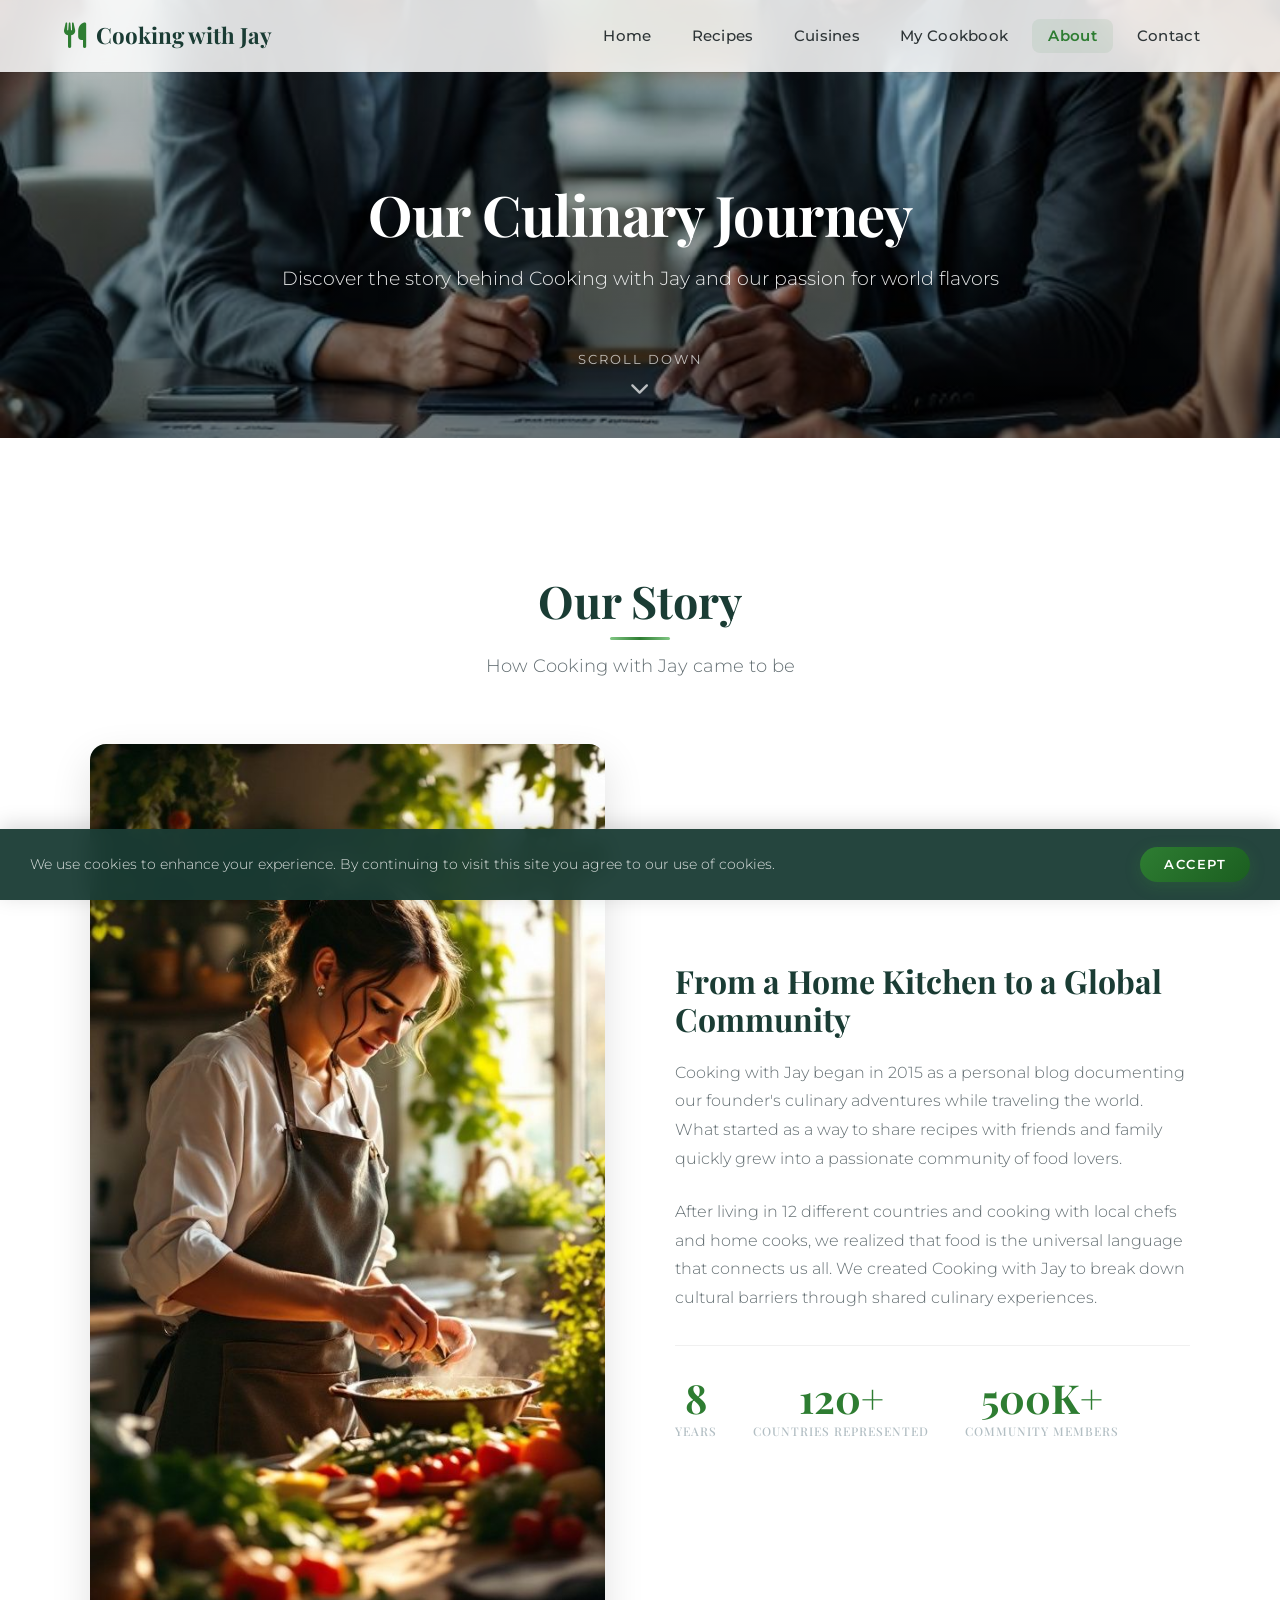
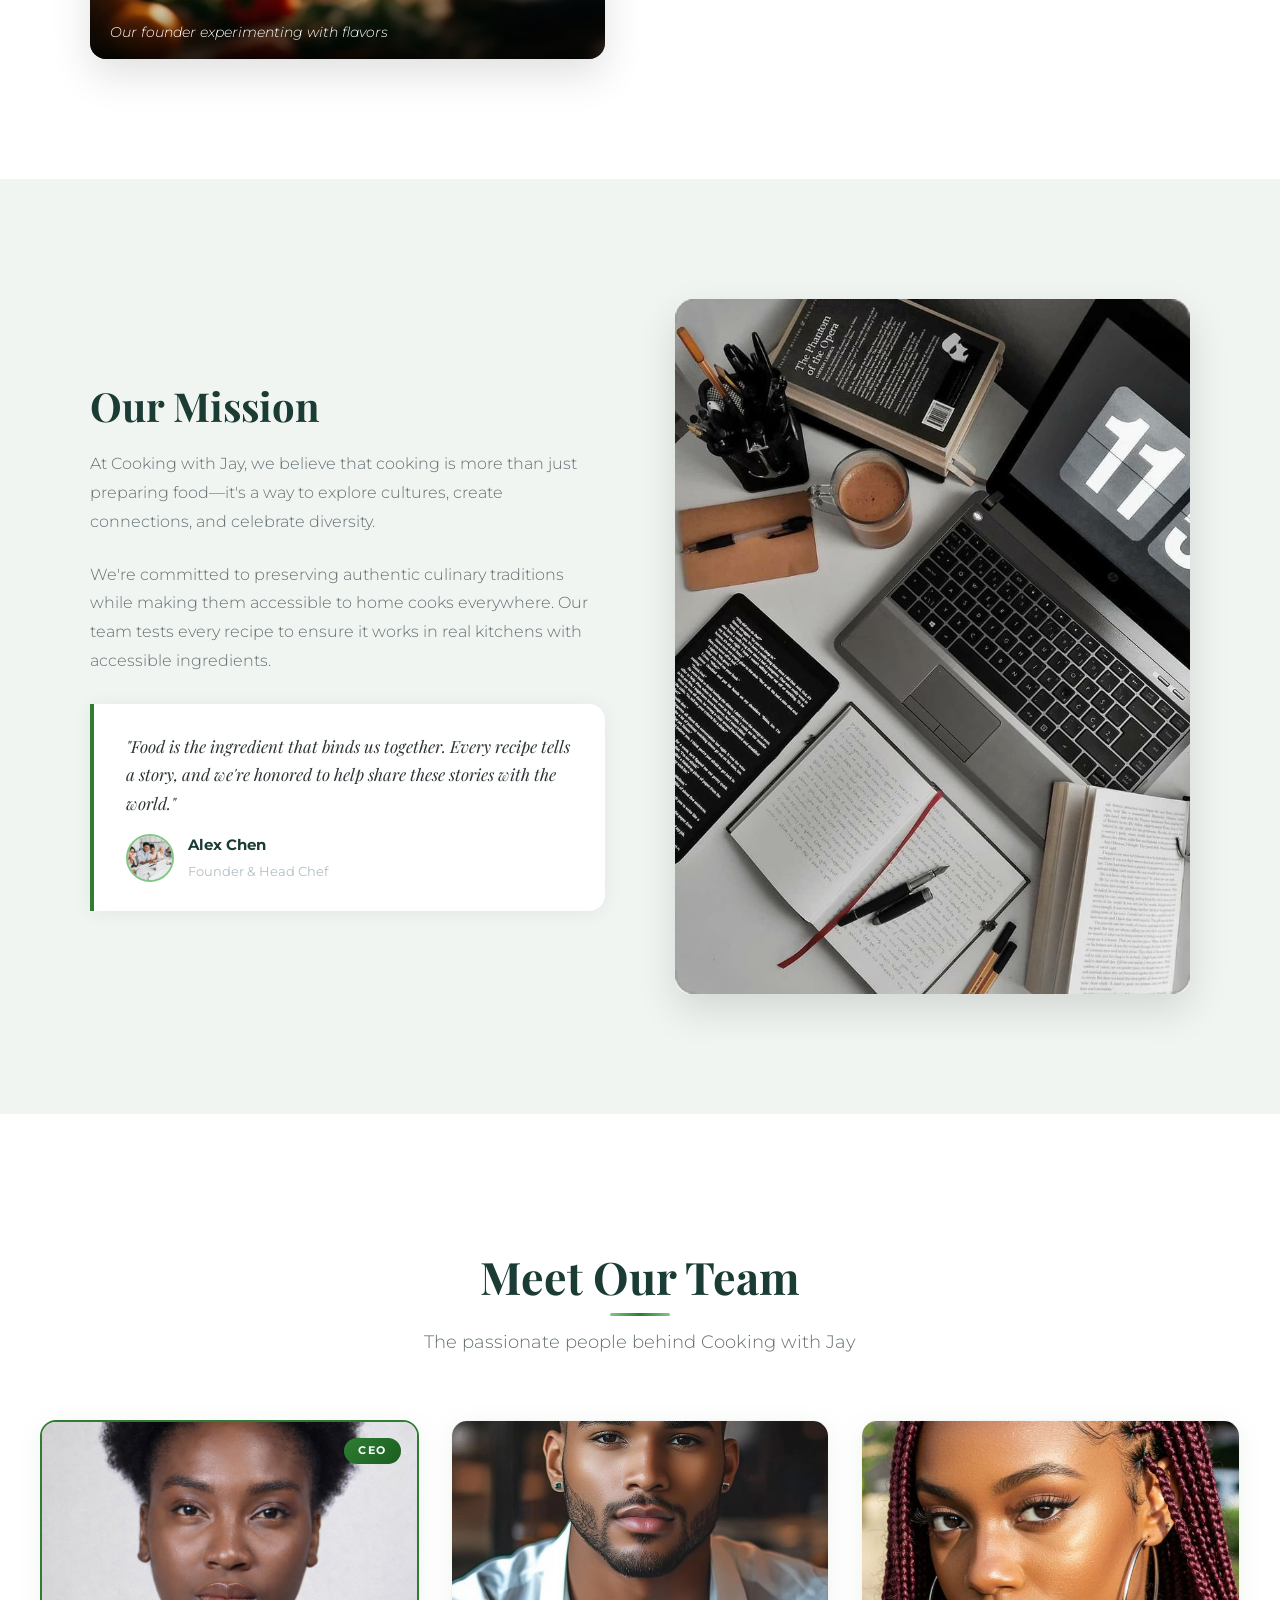
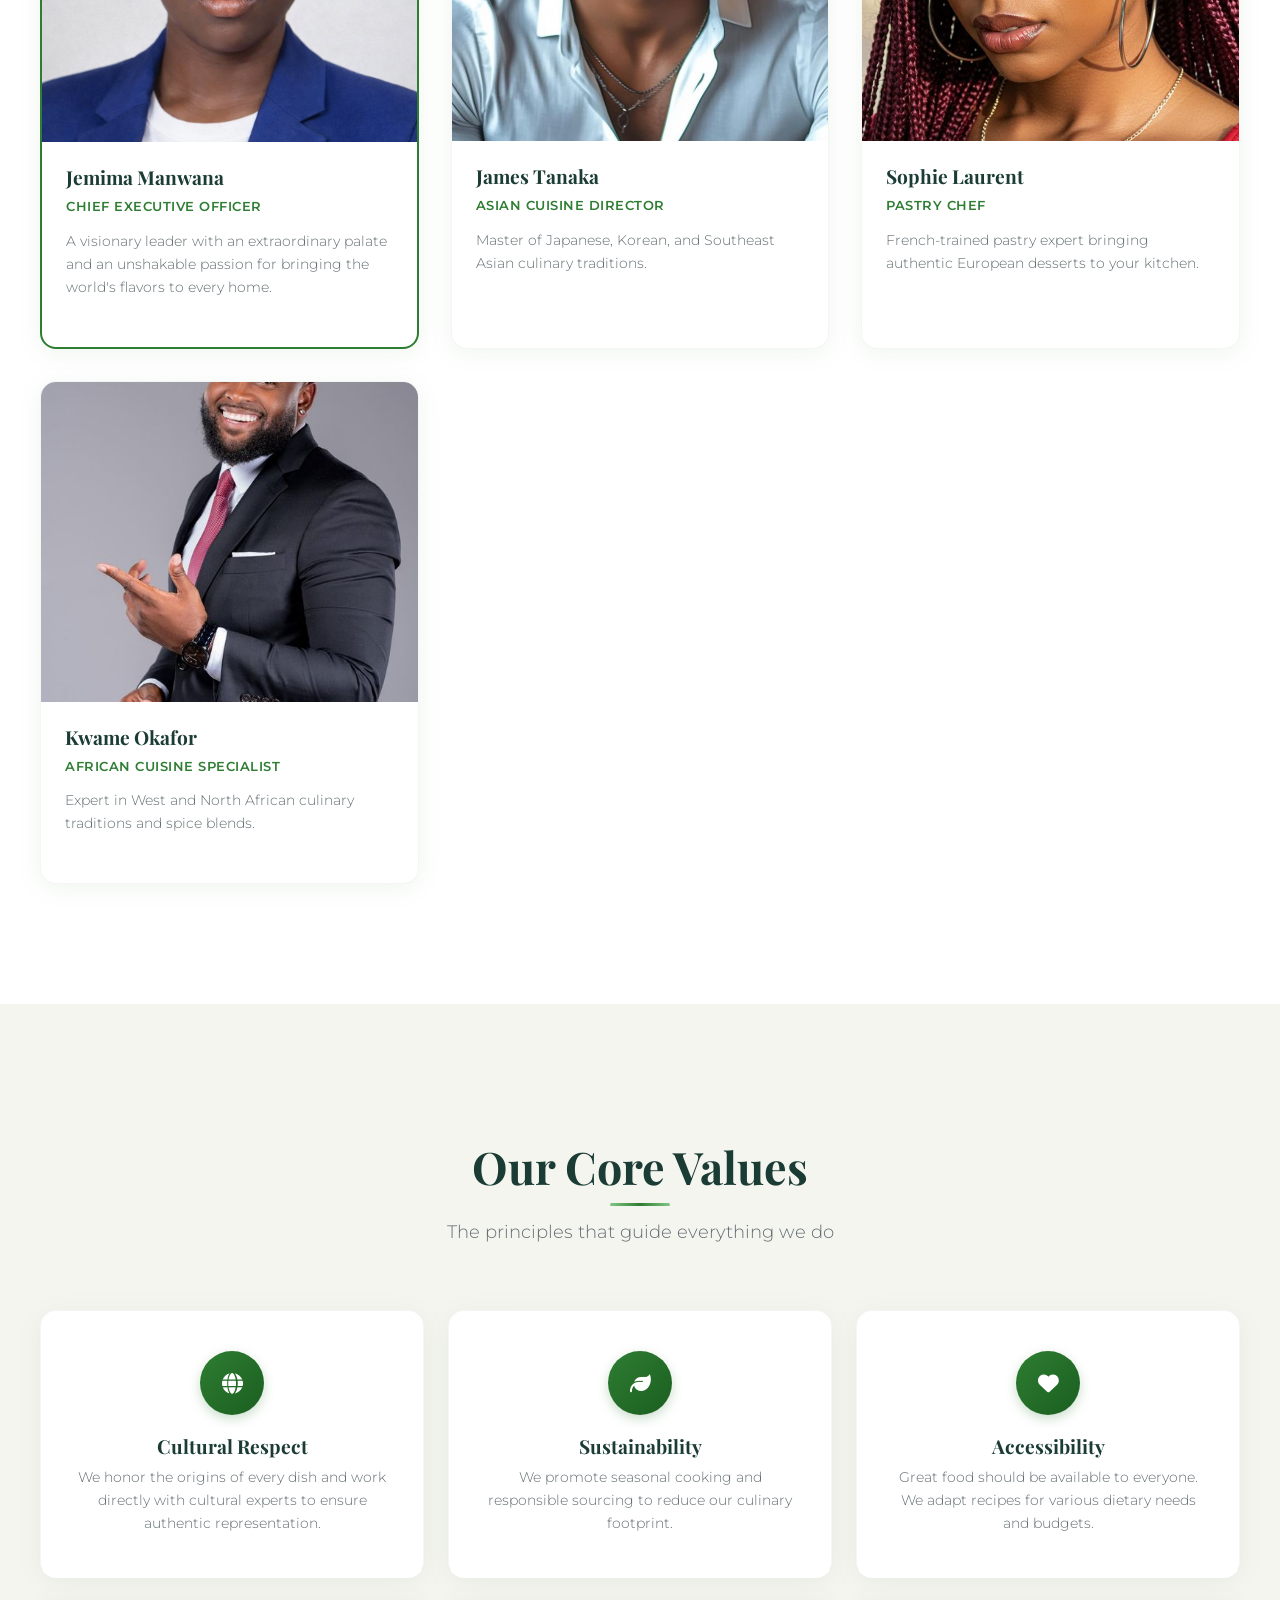
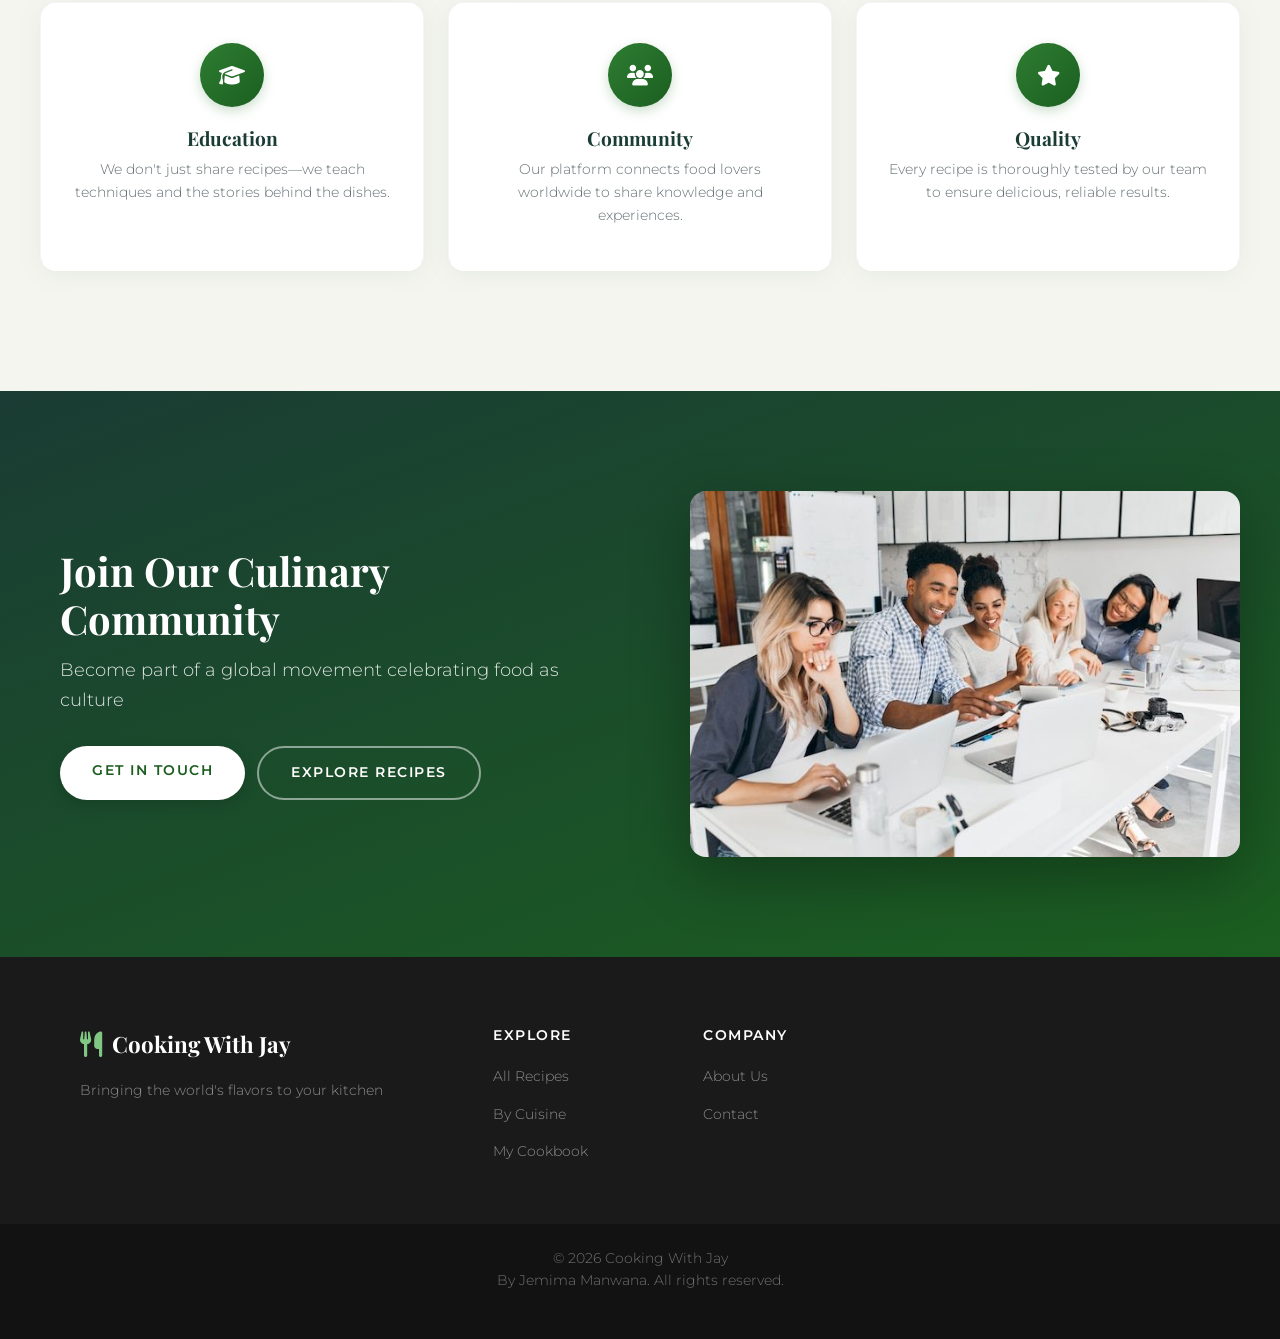
<file: about.html>
<!DOCTYPE html>
<html lang="en">
<head>
    <meta charset="UTF-8">
    <meta name="viewport" content="width=device-width, initial-scale=1.0">
    <title>About Us | Cooking with Jay</title>
    <link rel="stylesheet" href="styles.css">
    <link rel="stylesheet" href="https://cdnjs.cloudflare.com/ajax/libs/font-awesome/6.4.0/css/all.min.css">
    <link href="https://fonts.googleapis.com/css2?family=Playfair+Display:wght@400;700&family=Montserrat:wght@300;400;600&display=swap" rel="stylesheet">
</head>
<body>
    <!-- Preloader -->
    <div class="preloader">
        <div class="spinner">
            <div class="spinner-circle"></div>
            <div class="spinner-circle"></div>
            <div class="spinner-circle"></div>
        </div>
    </div>

    <!-- Navigation (same as index.html) -->
    <nav class="navbar">
        <div class="navbar-container">
            <a href="index.html" class="logo">
                <i class="fas fa-utensils"></i>
                <span>Cooking with Jay</span>
            </a>
            <div class="menu-toggle" id="mobile-menu">
                <span class="bar"></span>
                <span class="bar"></span>
                <span class="bar"></span>
            </div>
            <ul class="nav-menu">
                <li class="nav-item"><a href="index.html" class="nav-link">Home</a></li>
                <li class="nav-item"><a href="recipes.html" class="nav-link">Recipes</a></li>
                <li class="nav-item"><a href="cuisines.html" class="nav-link">Cuisines</a></li>
                <li class="nav-item"><a href="cookbook.html" class="nav-link">My Cookbook</a></li>
                <li class="nav-item"><a href="about.html" class="nav-link active">About</a></li>
                <li class="nav-item"><a href="contact.html" class="nav-link">Contact</a></li>
            </ul>
        </div>
    </nav>

    <!-- About Hero Section -->
    <header class="about-hero">
        <div class="about-hero-content">
            <h1>Our Culinary Journey</h1>
            <p>Discover the story behind Cooking with Jay and our passion for world flavors</p>
        </div>
        <div class="hero-scroll">
            <span>Scroll Down</span>
            <i class="fas fa-chevron-down"></i>
        </div>
    </header>

    <!-- Our Story -->
    <section class="our-story">
        <div class="section-header">
            <h2>Our Story</h2>
            <p>How Cooking with Jay came to be</p>
        </div>
        <div class="story-container">
            <div class="story-image">
                <img src="founderCooking.jpg" alt="Our founder in the kitchen">
                <div class="image-caption">Our founder experimenting with flavors</div>
            </div>
            <div class="story-content">
                <h3>From a Home Kitchen to a Global Community</h3>
                <p>Cooking with Jay began in 2015 as a personal blog documenting our founder's culinary adventures while traveling the world. What started as a way to share recipes with friends and family quickly grew into a passionate community of food lovers.</p>
                <p>After living in 12 different countries and cooking with local chefs and home cooks, we realized that food is the universal language that connects us all. We created Cooking with Jay to break down cultural barriers through shared culinary experiences.</p>
                <div class="story-stats">
                    <div class="stat-item">
                        <span class="stat-number">8</span>
                        <span class="stat-label">Years</span>
                    </div>
                    <div class="stat-item">
                        <span class="stat-number">120+</span>
                        <span class="stat-label">Countries Represented</span>
                    </div>
                    <div class="stat-item">
                        <span class="stat-number">500K+</span>
                        <span class="stat-label">Community Members</span>
                    </div>
                </div>
            </div>
        </div>
    </section>

    <!-- Mission Section -->
    <section class="mission-section">
        <div class="mission-container">
            <div class="mission-content">
                <h2>Our Mission</h2>
                <p>At Cooking with Jay, we believe that cooking is more than just preparing food—it's a way to explore cultures, create connections, and celebrate diversity.</p>
                <p>We're committed to preserving authentic culinary traditions while making them accessible to home cooks everywhere. Our team tests every recipe to ensure it works in real kitchens with accessible ingredients.</p>
                <div class="mission-quote">
                    <blockquote>
                        "Food is the ingredient that binds us together. Every recipe tells a story, and we're honored to help share these stories with the world."
                    </blockquote>
                    <div class="quote-author">
                        <img src="about.jpg" alt="Founder portrait">
                        <div>
                            <strong>Alex Chen</strong>
                            <span>Founder & Head Chef</span>
                        </div>
                    </div>
                </div>
            </div>
            <div class="mission-image">
                <img src="work.jpg" alt="Our team working together">
            </div>
        </div>
    </section>

    <!-- Team Section -->
    <section class="team-section">
        <div class="section-header">
            <h2>Meet Our Team</h2>
            <p>The passionate people behind Cooking with Jay</p>
        </div>
        <div class="team-grid">
            <div class="team-member ceo-card">
                <div class="member-image">
                    <img src="ChatGPT Image Feb 27, 2026, 08_05_11 AM.png" alt="Jemima Manwana">
                    <div class="social-links">
                        <a href="#"><i class="fab fa-instagram"></i></a>
                        <a href="#"><i class="fab fa-linkedin-in"></i></a>
                        <a href="#"><i class="fas fa-envelope"></i></a>
                    </div>
                </div>
                <div class="member-info">
                    <h3>Jemima Manwana</h3>
                    <span class="member-role">Chief Executive Officer</span>
                    <p>A visionary leader with an extraordinary palate and an unshakable passion for bringing the world's flavors to every home.</p>
                </div>
            </div>
            <div class="team-member">
                <div class="member-image">
                    <img src="jamesTanaka.jpg" alt="James Tanaka">
                    <div class="social-links">
                        <a href="#"><i class="fab fa-instagram"></i></a>
                        <a href="#"><i class="fab fa-linkedin-in"></i></a>
                        <a href="#"><i class="fas fa-envelope"></i></a>
                    </div>
                </div>
                <div class="member-info">
                    <h3>James Tanaka</h3>
                    <span class="member-role">Asian Cuisine Director</span>
                    <p>Master of Japanese, Korean, and Southeast Asian culinary traditions.</p>
                </div>
            </div>
            <div class="team-member">
                <div class="member-image">
                    <img src="sophie loren.jpg" alt="Sophie Laurent">
                    <div class="social-links">
                        <a href="#"><i class="fab fa-instagram"></i></a>
                        <a href="#"><i class="fab fa-linkedin-in"></i></a>
                        <a href="#"><i class="fas fa-envelope"></i></a>
                    </div>
                </div>
                <div class="member-info">
                    <h3>Sophie Laurent</h3>
                    <span class="member-role">Pastry Chef</span>
                    <p>French-trained pastry expert bringing authentic European desserts to your kitchen.</p>
                </div>
            </div>
            <div class="team-member">
                <div class="member-image">
                    <img src="man.jpg" alt="Kwame Okafor">
                    <div class="social-links">
                        <a href="#"><i class="fab fa-instagram"></i></a>
                        <a href="#"><i class="fab fa-linkedin-in"></i></a>
                        <a href="#"><i class="fas fa-envelope"></i></a>
                    </div>
                </div>
                <div class="member-info">
                    <h3>Kwame Okafor</h3>
                    <span class="member-role">African Cuisine Specialist</span>
                    <p>Expert in West and North African culinary traditions and spice blends.</p>
                </div>
            </div>
        </div>
    </section>

    <!-- Values Section -->
    <section class="values-section">
        <div class="section-header">
            <h2>Our Core Values</h2>
            <p>The principles that guide everything we do</p>
        </div>
        <div class="values-grid">
            <div class="value-card">
                <div class="value-icon">
                    <i class="fas fa-globe"></i>
                </div>
                <h3>Cultural Respect</h3>
                <p>We honor the origins of every dish and work directly with cultural experts to ensure authentic representation.</p>
            </div>
            <div class="value-card">
                <div class="value-icon">
                    <i class="fas fa-leaf"></i>
                </div>
                <h3>Sustainability</h3>
                <p>We promote seasonal cooking and responsible sourcing to reduce our culinary footprint.</p>
            </div>
            <div class="value-card">
                <div class="value-icon">
                    <i class="fas fa-heart"></i>
                </div>
                <h3>Accessibility</h3>
                <p>Great food should be available to everyone. We adapt recipes for various dietary needs and budgets.</p>
            </div>
            <div class="value-card">
                <div class="value-icon">
                    <i class="fas fa-graduation-cap"></i>
                </div>
                <h3>Education</h3>
                <p>We don't just share recipes—we teach techniques and the stories behind the dishes.</p>
            </div>
            <div class="value-card">
                <div class="value-icon">
                    <i class="fas fa-users"></i>
                </div>
                <h3>Community</h3>
                <p>Our platform connects food lovers worldwide to share knowledge and experiences.</p>
            </div>
            <div class="value-card">
                <div class="value-icon">
                    <i class="fas fa-star"></i>
                </div>
                <h3>Quality</h3>
                <p>Every recipe is thoroughly tested by our team to ensure delicious, reliable results.</p>
            </div>
        </div>
    </section>


    <!-- Call to Action -->
    <section class="about-cta">
        <div class="cta-container">
            <h2>Join Our Culinary Community</h2>
            <p>Become part of a global movement celebrating food as culture</p>
            <div class="cta-buttons">
                <a href="contact.html" class="btn btn-primary">Get in Touch</a>
                <a href="recipes.html" class="btn btn-secondary">Explore Recipes</a>
            </div>
        </div>
        <div class="cta-image">
            <img src="about.jpg" alt="Cooking community">
        </div>
    </section>

    <!-- Footer -->
    <footer class="footer">
        <div class="footer-container">
            <div class="footer-logo">
                <a href="index.html">
                    <i class="fas fa-utensils"></i>
                    <span>Cooking With Jay</span>
                </a>
                <p>Bringing the world's flavors to your kitchen</p>
            </div>
            <div class="footer-links">
                <div class="footer-column">
                    <h4>Explore</h4>
                    <ul>
                        <li><a href="recipes.html">All Recipes</a></li>
                        <li><a href="cuisines.html">By Cuisine</a></li>
                        <li><a href="cookbook.html">My Cookbook</a></li>
                    </ul>
                </div>
                <div class="footer-column">
                    <h4>Company</h4>
                    <ul>
                        <li><a href="about.html">About Us</a></li>
                        <li><a href="contact.html">Contact</a></li>
                    </ul>
                </div>
            </div>
        </div>
        <div class="footer-bottom">
            <div class="footer-copyright">
                <p>&copy; 2025 Cooking With Jay<br>By Jemima Manwana. All rights reserved.</p>
            </div>
        </div>
    </footer>

    <!-- Back to Top Button -->
    <button class="back-to-top" aria-label="Back to top">
        <i class="fas fa-chevron-up"></i>
    </button>

    <script src="script.js"></script>
</body>
</html>
</file>
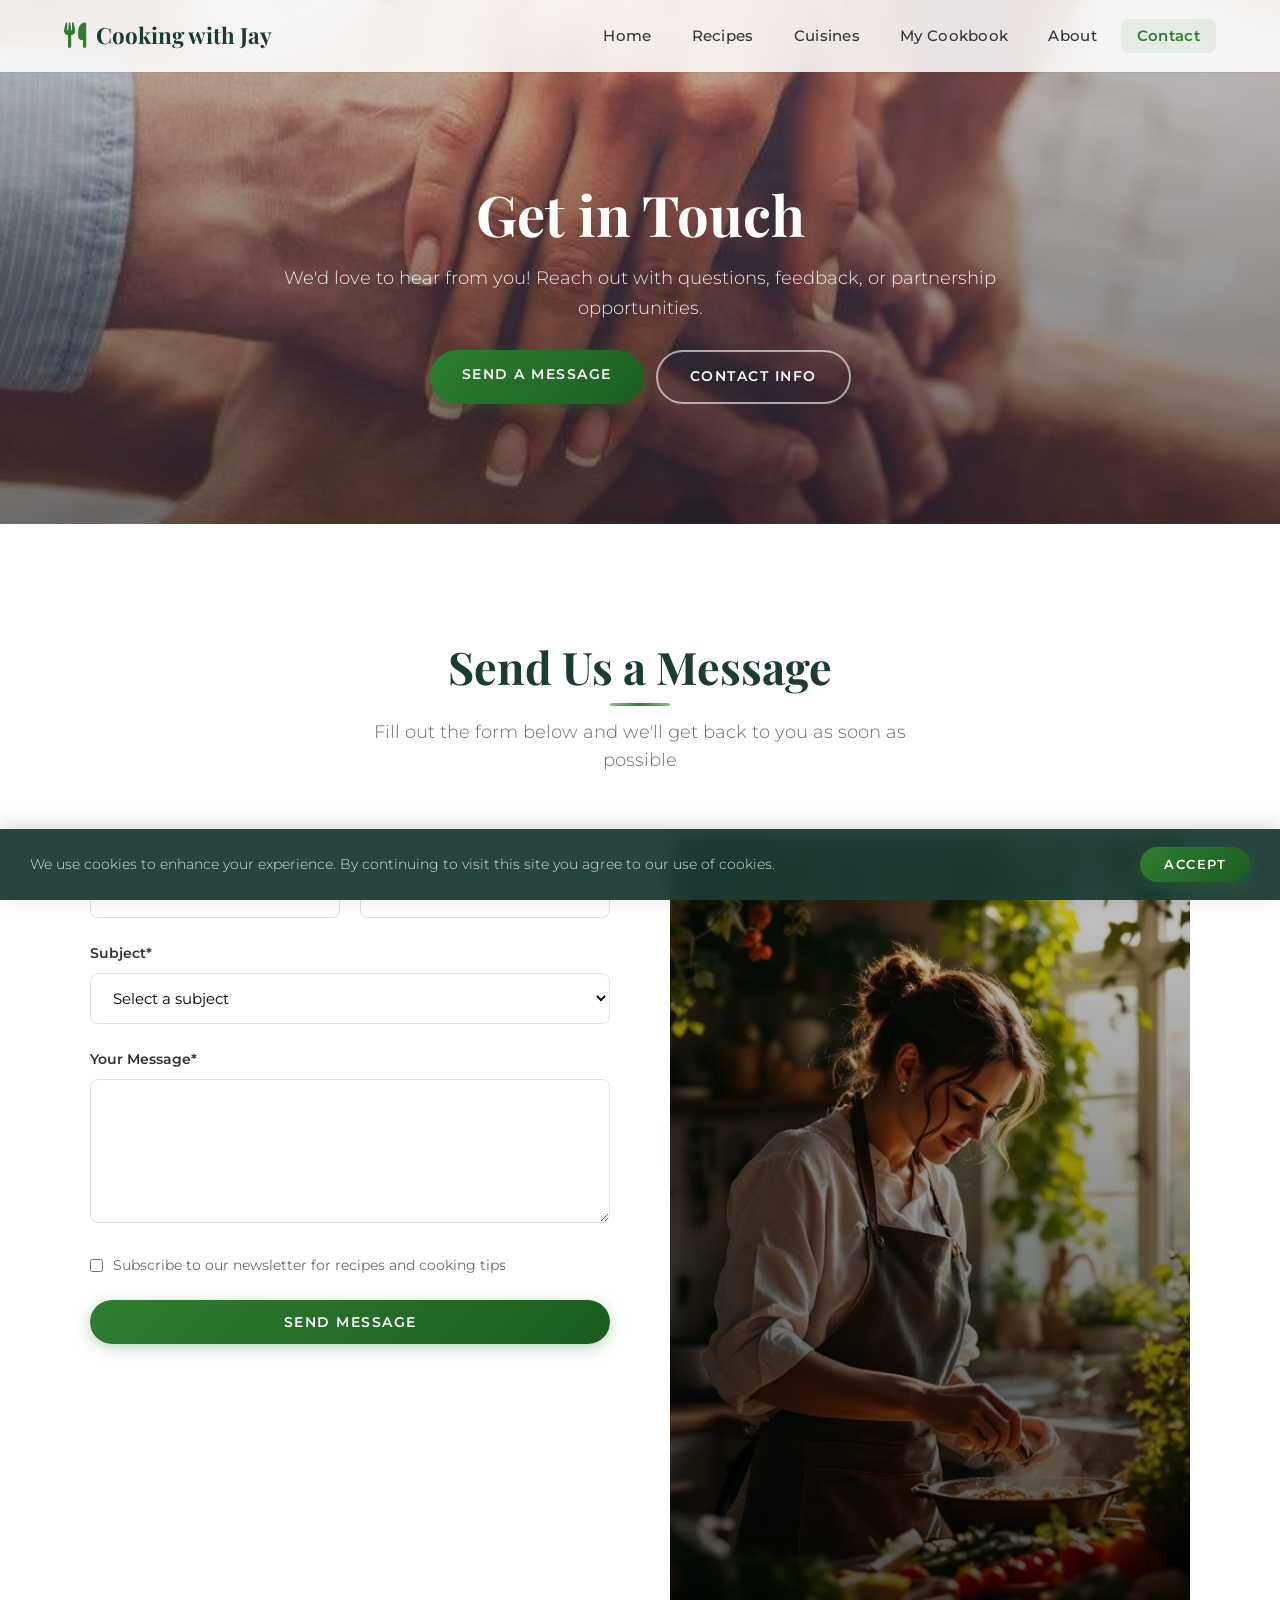
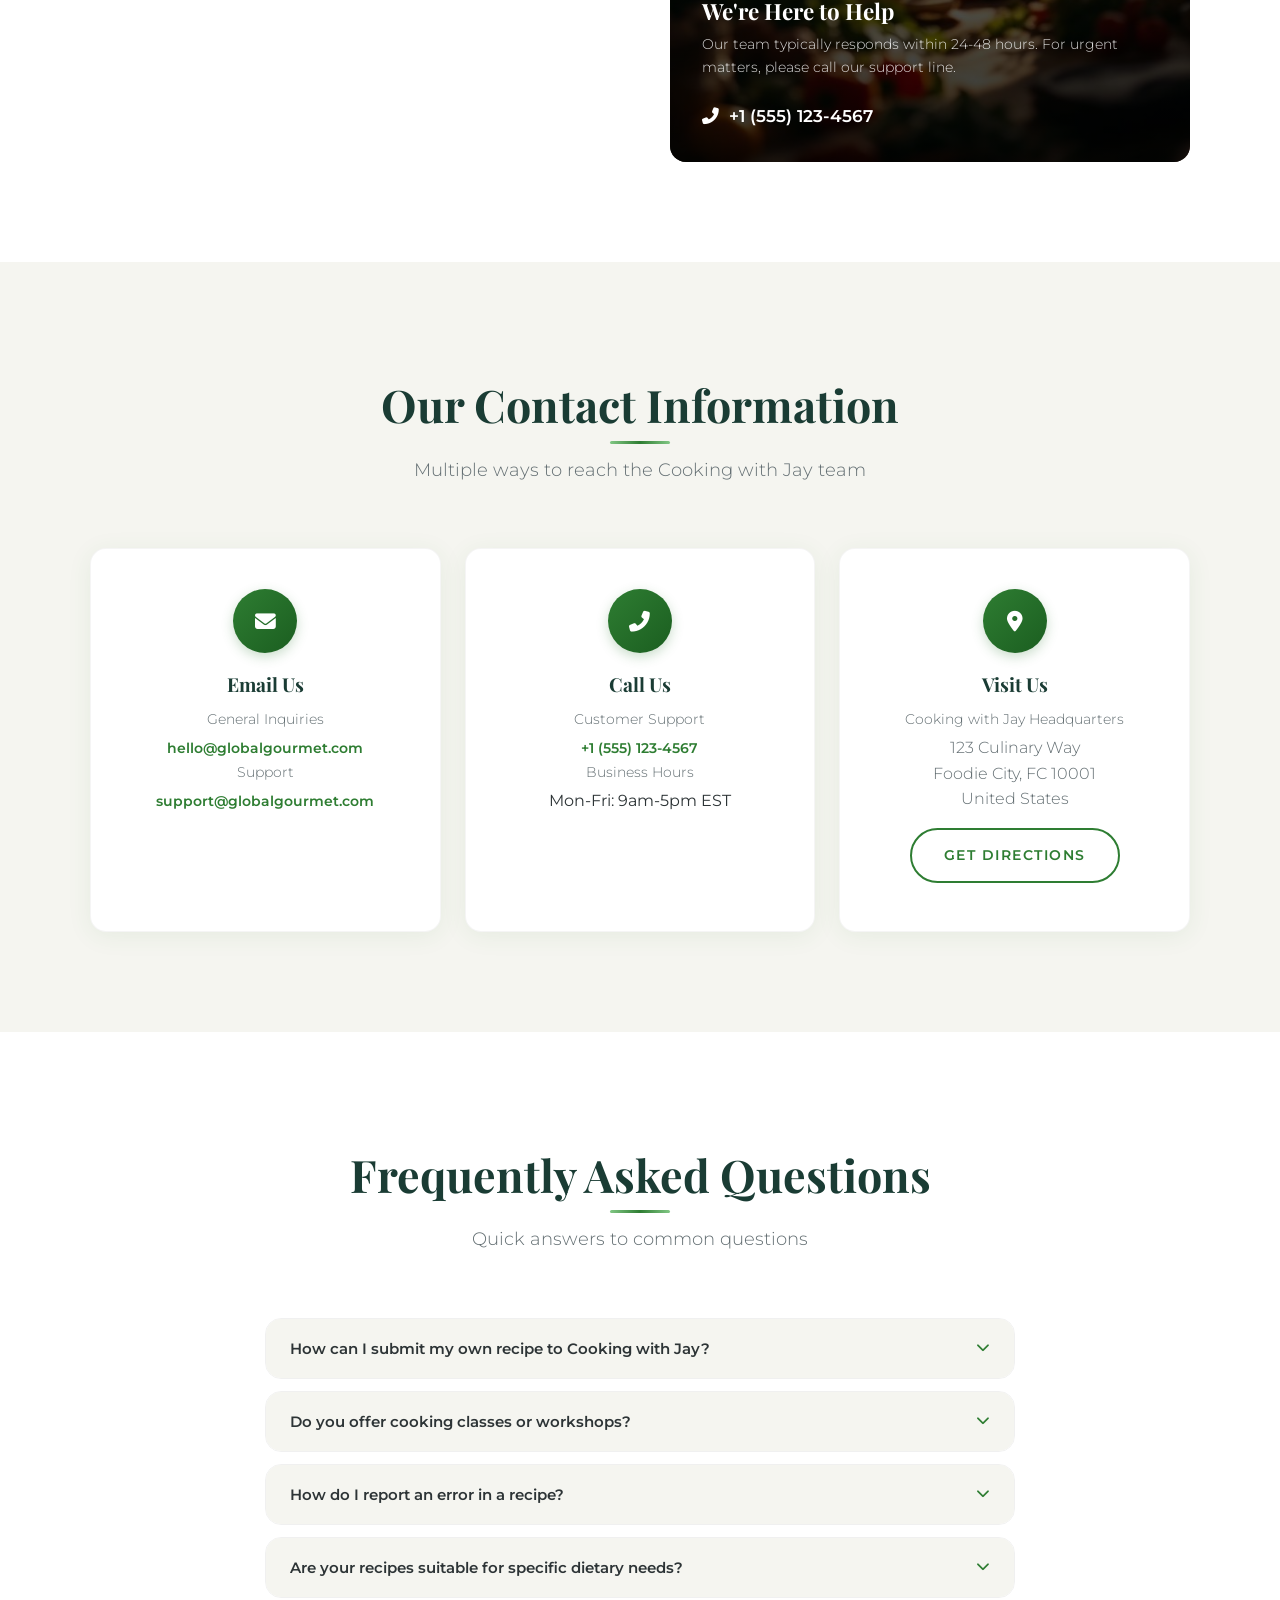
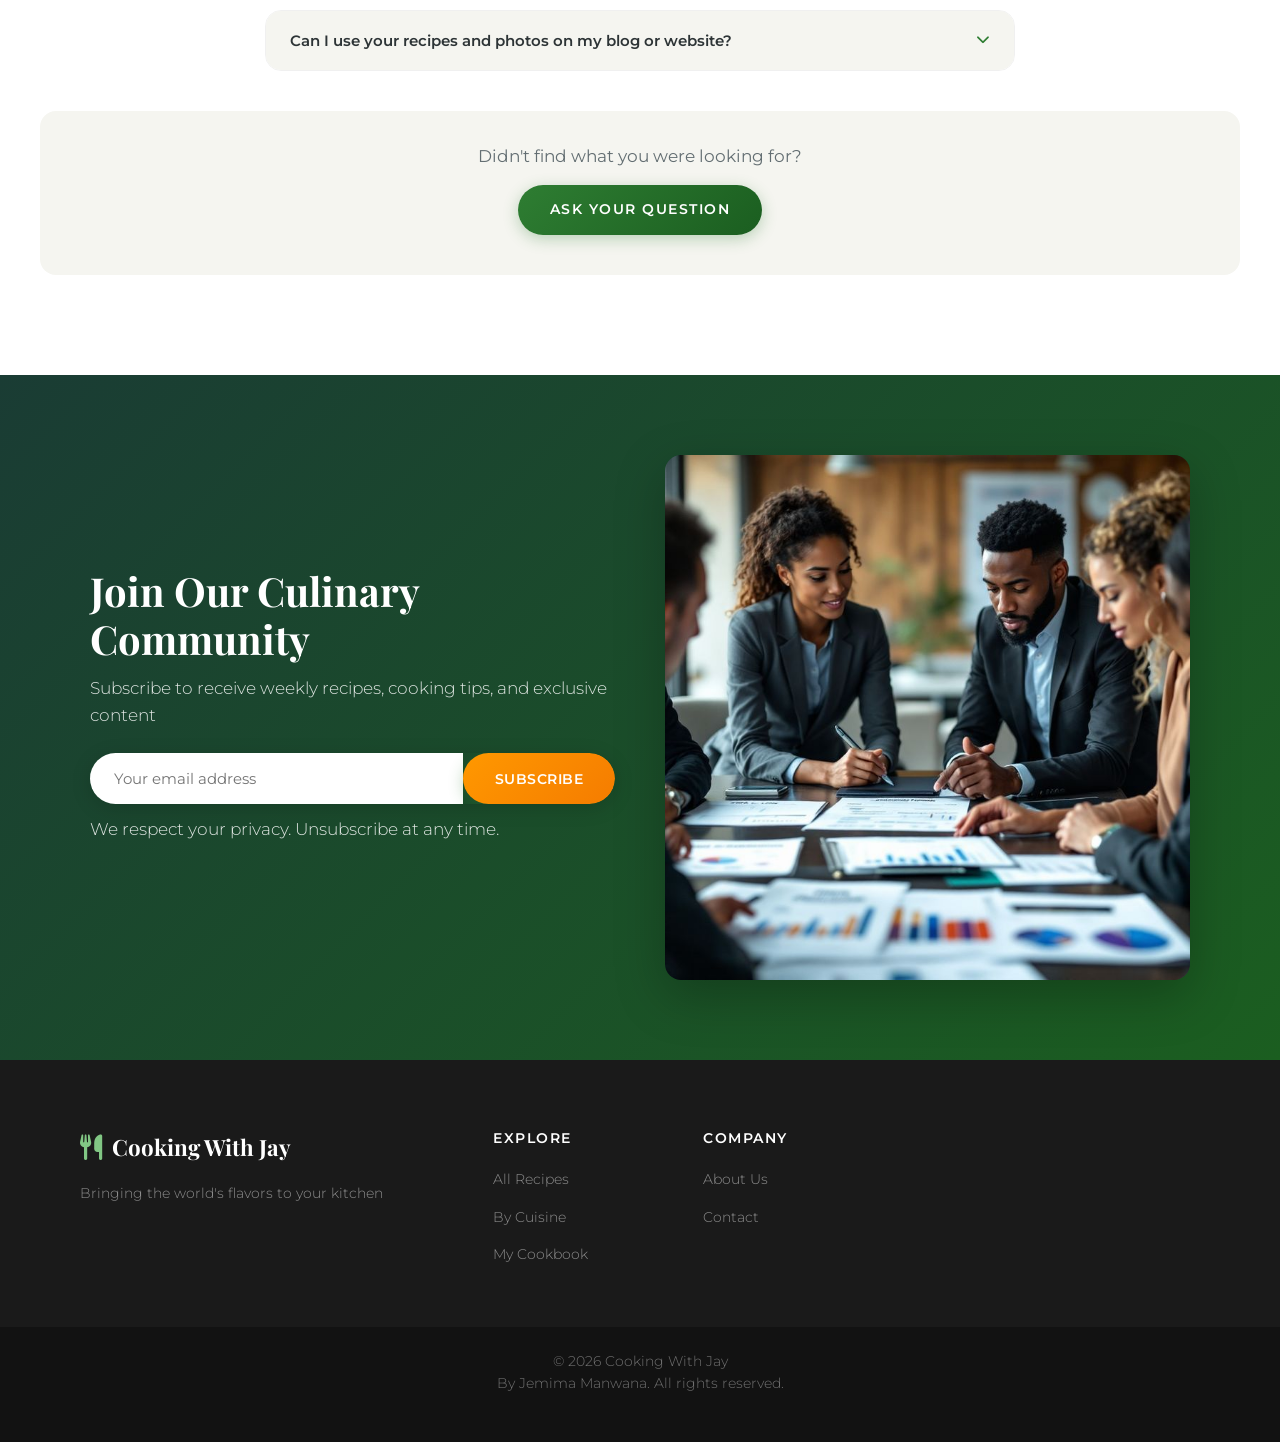
<file: contact.html>
<!DOCTYPE html>
<html lang="en">
<head>
    <meta charset="UTF-8">
    <meta name="viewport" content="width=device-width, initial-scale=1.0">
    <title>Contact Us | Cooking with Jay</title>
    <link rel="stylesheet" href="styles.css">
    <link rel="stylesheet" href="https://cdnjs.cloudflare.com/ajax/libs/font-awesome/6.4.0/css/all.min.css">
    <link href="https://fonts.googleapis.com/css2?family=Playfair+Display:wght@400;700&family=Montserrat:wght@300;400;600&display=swap" rel="stylesheet">
</head>
<body>
    <!-- Preloader -->
    <div class="preloader">
        <div class="spinner">
            <div class="spinner-circle"></div>
            <div class="spinner-circle"></div>
            <div class="spinner-circle"></div>
        </div>
    </div>

    <!-- Navigation (same as index.html) -->
    <nav class="navbar">
        <div class="navbar-container">
            <a href="index.html" class="logo">
                <i class="fas fa-utensils"></i>
                <span>Cooking with Jay</span>
            </a>
            <div class="menu-toggle" id="mobile-menu">
                <span class="bar"></span>
                <span class="bar"></span>
                <span class="bar"></span>
            </div>
            <ul class="nav-menu">
                <li class="nav-item"><a href="index.html" class="nav-link">Home</a></li>
                <li class="nav-item"><a href="recipes.html" class="nav-link">Recipes</a></li>
                <li class="nav-item"><a href="cuisines.html" class="nav-link">Cuisines</a></li>
                <li class="nav-item"><a href="cookbook.html" class="nav-link">My Cookbook</a></li>
                <li class="nav-item"><a href="about.html" class="nav-link">About</a></li>
                <li class="nav-item"><a href="contact.html" class="nav-link active">Contact</a></li>
            </ul>
        </div>
    </nav>

    <!-- Contact Hero Section -->
    <header class="contact-hero">
        <div class="contact-hero-content">
            <h1>Get in Touch</h1>
            <p>We'd love to hear from you! Reach out with questions, feedback, or partnership opportunities.</p>
            <div class="contact-hero-buttons">
                <a href="#contact-form" class="btn btn-primary">Send a Message</a>
                <a href="#contact-info" class="btn btn-secondary">Contact Info</a>
            </div>
        </div>
    </header>

    <!-- Contact Form Section -->
    <section class="contact-form-section" id="contact-form">
        <div class="section-header">
            <h2>Send Us a Message</h2>
            <p>Fill out the form below and we'll get back to you as soon as possible</p>
        </div>
        
        <div class="contact-form-container">
            <form id="contactForm" class="contact-form">
                <div class="form-row">
                    <div class="form-group">
                        <label for="name">Your Name*</label>
                        <input type="text" id="name" name="name" required>
                    </div>
                    <div class="form-group">
                        <label for="email">Email Address*</label>
                        <input type="email" id="email" name="email" required>
                    </div>
                </div>
                
                <div class="form-group">
                    <label for="subject">Subject*</label>
                    <select id="subject" name="subject" required>
                        <option value="" disabled selected>Select a subject</option>
                        <option value="general">General Inquiry</option>
                        <option value="recipe">Recipe Question</option>
                        <option value="partnership">Partnership Opportunity</option>
                        <option value="press">Press Inquiry</option>
                        <option value="feedback">Website Feedback</option>
                        <option value="other">Other</option>
                    </select>
                </div>
                
                <div class="form-group">
                    <label for="message">Your Message*</label>
                    <textarea id="message" name="message" rows="6" required></textarea>
                </div>
                
                <div class="form-group checkbox-group">
                    <input type="checkbox" id="newsletter" name="newsletter">
                    <label for="newsletter">Subscribe to our newsletter for recipes and cooking tips</label>
                </div>
                
                <button type="submit" class="btn btn-primary">Send Message</button>
            </form>
            
            <div class="form-image">
                <img src="founderCooking.jpg" alt="Chef preparing food">
                <div class="image-overlay"></div>
                <div class="form-image-content">
                    <h3>We're Here to Help</h3>
                    <p>Our team typically responds within 24-48 hours. For urgent matters, please call our support line.</p>
                    <div class="support-info">
                        <i class="fas fa-phone-alt"></i>
                        <span>+1 (555) 123-4567</span>
                    </div>
                </div>
            </div>
        </div>
    </section>

    <!-- Contact Info Section -->
    <section class="contact-info-section" id="contact-info">
        <div class="section-header">
            <h2>Our Contact Information</h2>
            <p>Multiple ways to reach the Cooking with Jay team</p>
        </div>
        
        <div class="contact-info-grid">
            <div class="contact-info-card">
                <div class="contact-icon">
                    <i class="fas fa-envelope"></i>
                </div>
                <h3>Email Us</h3>
                <p>General Inquiries</p>
                <a href="mailto:hello@globalgourmet.com">hello@globalgourmet.com</a>
                <p>Support</p>
                <a href="mailto:support@globalgourmet.com">support@globalgourmet.com</a>
            </div>
            
            <div class="contact-info-card">
                <div class="contact-icon">
                    <i class="fas fa-phone-alt"></i>
                </div>
                <h3>Call Us</h3>
                <p>Customer Support</p>
                <a href="tel:+15551234567">+1 (555) 123-4567</a>
                <p>Business Hours</p>
                <span>Mon-Fri: 9am-5pm EST</span>
            </div>
            
            <div class="contact-info-card">
                <div class="contact-icon">
                    <i class="fas fa-map-marker-alt"></i>
                </div>
                <h3>Visit Us</h3>
                <p>Cooking with Jay Headquarters</p>
                <address>
                    123 Culinary Way<br>
                    Foodie City, FC 10001<br>
                    United States
                </address>
                <a href="#" class="btn btn-secondary">Get Directions</a>
            </div>
        </div>
    </section>

    <!-- FAQ Section -->
    <section class="faq-section">
        <div class="section-header">
            <h2>Frequently Asked Questions</h2>
            <p>Quick answers to common questions</p>
        </div>
        
        <div class="faq-container">
            <div class="faq-item">
                <button class="faq-question">
                    How can I submit my own recipe to Cooking with Jay?
                    <i class="fas fa-chevron-down"></i>
                </button>
                <div class="faq-answer">
                    <p>We love featuring community recipes! Please email your recipe to submissions@globalgourmet.com with the following information:</p>
                    <ul>
                        <li>Complete ingredient list with measurements</li>
                        <li>Step-by-step preparation instructions</li>
                        <li>High-quality photos (minimum 1200px wide)</li>
                        <li>Information about the recipe's cultural origins</li>
                    </ul>
                    <p>Our editorial team will review your submission and get back to you within 2-3 weeks.</p>
                </div>
            </div>
            
            <div class="faq-item">
                <button class="faq-question">
                    Do you offer cooking classes or workshops?
                    <i class="fas fa-chevron-down"></i>
                </button>
                <div class="faq-answer">
                    <p>Yes! We offer both virtual and in-person cooking experiences:</p>
                    <ul>
                        <li><strong>Monthly Virtual Classes:</strong> Live interactive classes focusing on different cuisines ($25 per session)</li>
                        <li><strong>In-Person Workshops:</strong> Held at our NYC test kitchen (check schedule for upcoming dates)</li>
                        <li><strong>Private Group Events:</strong> Custom experiences for teams or special occasions</li>
                    </ul>
                    <p>Sign up for our newsletter to receive announcements about new classes.</p>
                </div>
            </div>
            
            <div class="faq-item">
                <button class="faq-question">
                    How do I report an error in a recipe?
                    <i class="fas fa-chevron-down"></i>
                </button>
                <div class="faq-answer">
                    <p>We appreciate your help in maintaining recipe accuracy. To report an issue:</p>
                    <ol>
                        <li>Navigate to the recipe page with the error</li>
                        <li>Click the "Report Error" button below the recipe instructions</li>
                        <li>Describe the issue in detail (ingredient amount, step clarification, etc.)</li>
                    </ol>
                    <p>Our test kitchen will review the report and make corrections if needed. You'll receive an email when the update is complete.</p>
                </div>
            </div>
            
            <div class="faq-item">
                <button class="faq-question">
                    Are your recipes suitable for specific dietary needs?
                    <i class="fas fa-chevron-down"></i>
                </button>
                <div class="faq-answer">
                    <p>We offer recipes for various dietary preferences:</p>
                    <ul>
                        <li>Use our <a href="recipes.html">recipe filters</a> to find vegetarian, vegan, gluten-free, or dairy-free options</li>
                        <li>Each recipe includes dietary tags when applicable</li>
                        <li>Many recipes include substitution suggestions for different dietary needs</li>
                    </ul>
                    <p>For severe allergies, please review ingredient lists carefully as we prepare recipes in a kitchen that handles all allergens.</p>
                </div>
            </div>
            
            <div class="faq-item">
                <button class="faq-question">
                    Can I use your recipes and photos on my blog or website?
                    <i class="fas fa-chevron-down"></i>
                </button>
                <div class="faq-answer">
                    <p>Our content usage policy is as follows:</p>
                    <ul>
                        <li><strong>Personal Use:</strong> You may adapt recipes for home cooking without permission</li>
                        <li><strong>Online Sharing:</strong> You may share one photo with clear credit and link back to the original recipe</li>
                        <li><strong>Republishing:</strong> Full recipes cannot be republished without written permission</li>
                        <li><strong>Commercial Use:</strong> Requires licensing agreement</li>
                    </ul>
                    <p>For all usage questions, please contact our editorial team at content@globalgourmet.com.</p>
                </div>
            </div>
        </div>
        
        <div class="faq-cta">
            <p>Didn't find what you were looking for?</p>
            <a href="#contact-form" class="btn btn-primary">Ask Your Question</a>
        </div>
    </section>

    <!-- Newsletter Section -->
    <section class="contact-newsletter">
        <div class="newsletter-container">
            <div class="newsletter-content">
                <h2>Join Our Culinary Community</h2>
                <p>Subscribe to receive weekly recipes, cooking tips, and exclusive content</p>
                <form class="newsletter-form">
                    <input type="email" placeholder="Your email address" required>
                    <button type="submit" class="btn btn-primary">Subscribe</button>
                </form>
                <p class="newsletter-note">We respect your privacy. Unsubscribe at any time.</p>
            </div>
            <div class="newsletter-image">
                <img src="team.jpg" alt="Cooking ingredients">
            </div>
        </div>
    </section>

    <!-- Footer -->
    <footer class="footer">
        <div class="footer-container">
            <div class="footer-logo">
                <a href="index.html">
                    <i class="fas fa-utensils"></i>
                    <span>Cooking With Jay</span>
                </a>
                <p>Bringing the world's flavors to your kitchen</p>
            </div>
            <div class="footer-links">
                <div class="footer-column">
                    <h4>Explore</h4>
                    <ul>
                        <li><a href="recipes.html">All Recipes</a></li>
                        <li><a href="cuisines.html">By Cuisine</a></li>
                        <li><a href="cookbook.html">My Cookbook</a></li>
                    </ul>
                </div>
                <div class="footer-column">
                    <h4>Company</h4>
                    <ul>
                        <li><a href="about.html">About Us</a></li>
                        <li><a href="contact.html">Contact</a></li>
                    </ul>
                </div>
            </div>
        </div>
        <div class="footer-bottom">
            <div class="footer-copyright">
                <p>&copy; 2025 Cooking With Jay<br>By Jemima Manwana. All rights reserved.</p>
            </div>
        </div>
    </footer>

    <!-- Contact Success Modal -->
    <div class="modal" id="contact-modal">
        <div class="modal-content contact-modal-content">
            <button class="modal-close">&times;</button>
            <div class="modal-icon">
                <i class="fas fa-check-circle"></i>
            </div>
            <h2>Message Sent Successfully!</h2>
            <p>Thank you for contacting Cooking with Jay. We've received your message and will respond within 24-48 hours.</p>
            <p>In the meantime, why not explore some <a href="recipes.html">new recipes</a>?</p>
            <button class="btn btn-primary" id="modal-close-btn">Close</button>
        </div>
    </div>

    <!-- Back to Top Button -->
    <button class="back-to-top" aria-label="Back to top">
        <i class="fas fa-chevron-up"></i>
    </button>

    <script src="script.js"></script>
    <script src="contact.js"></script>
</body>
</html>
</file>
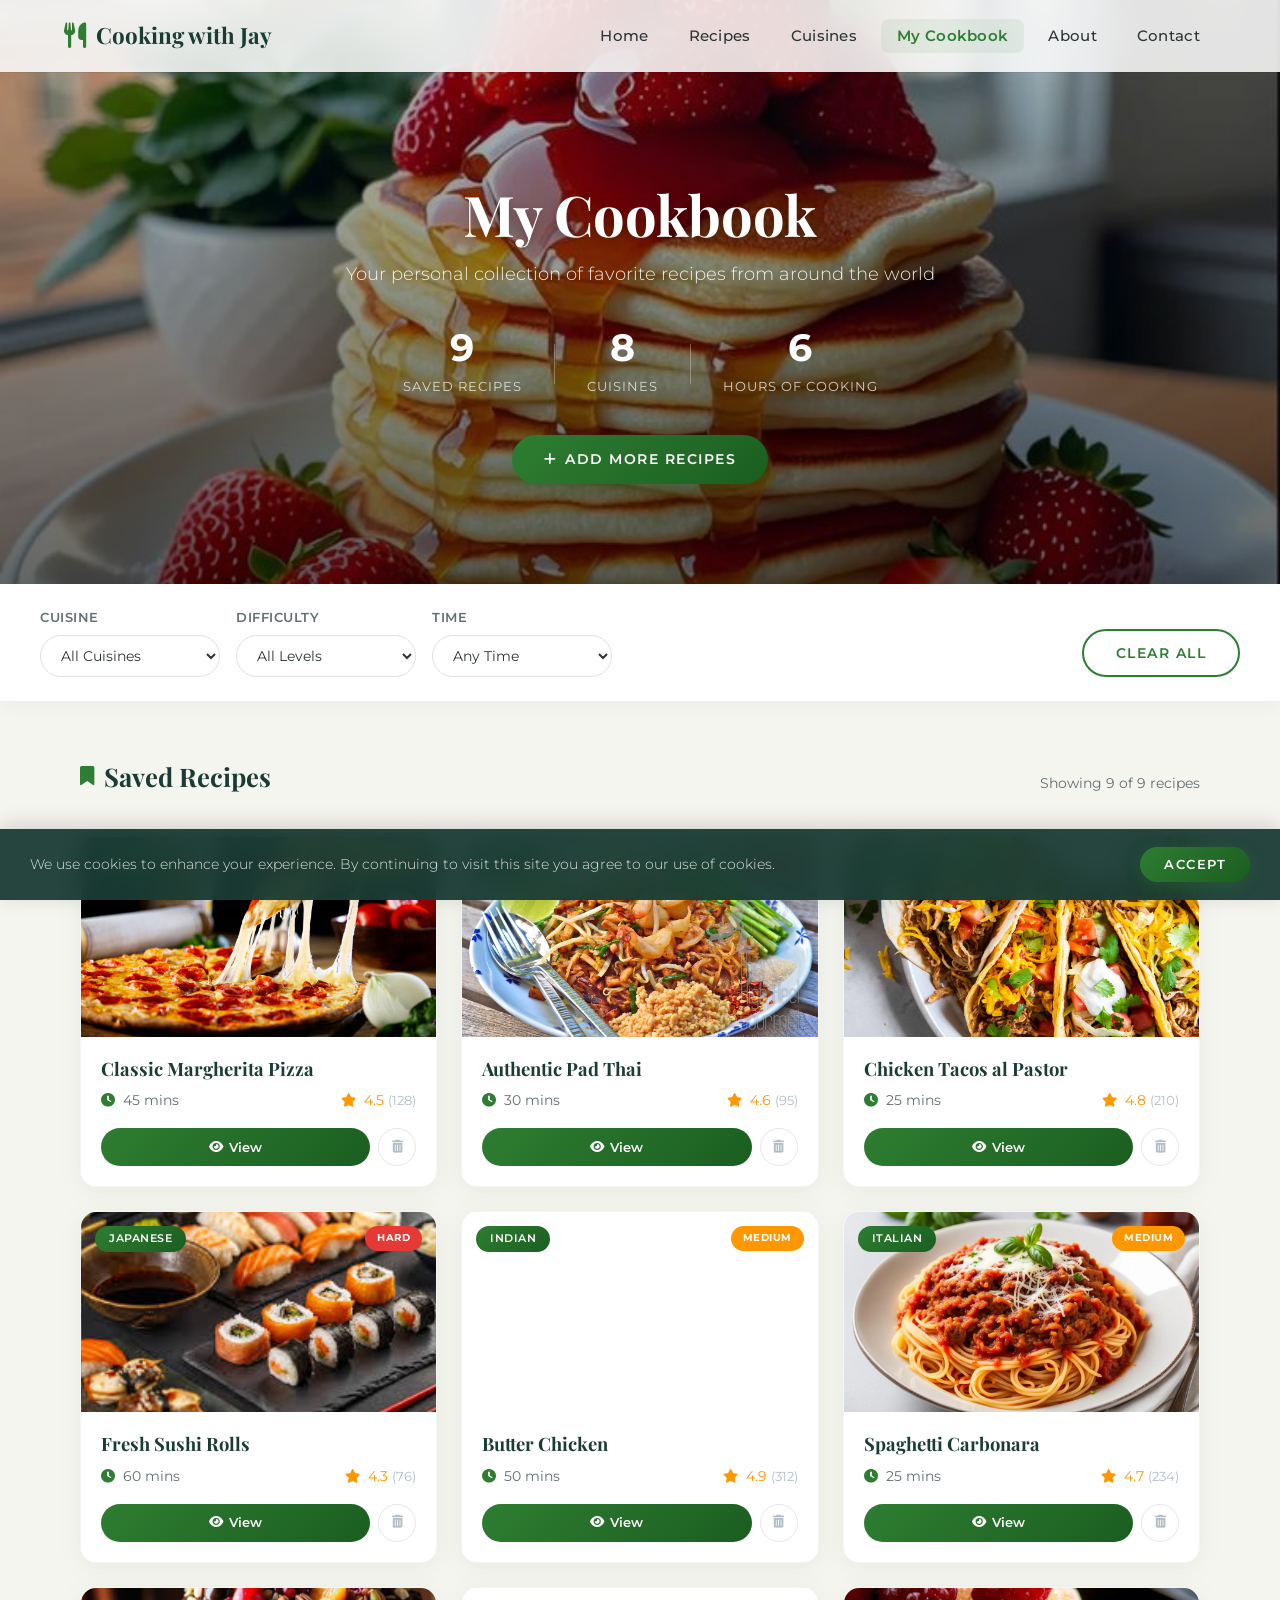
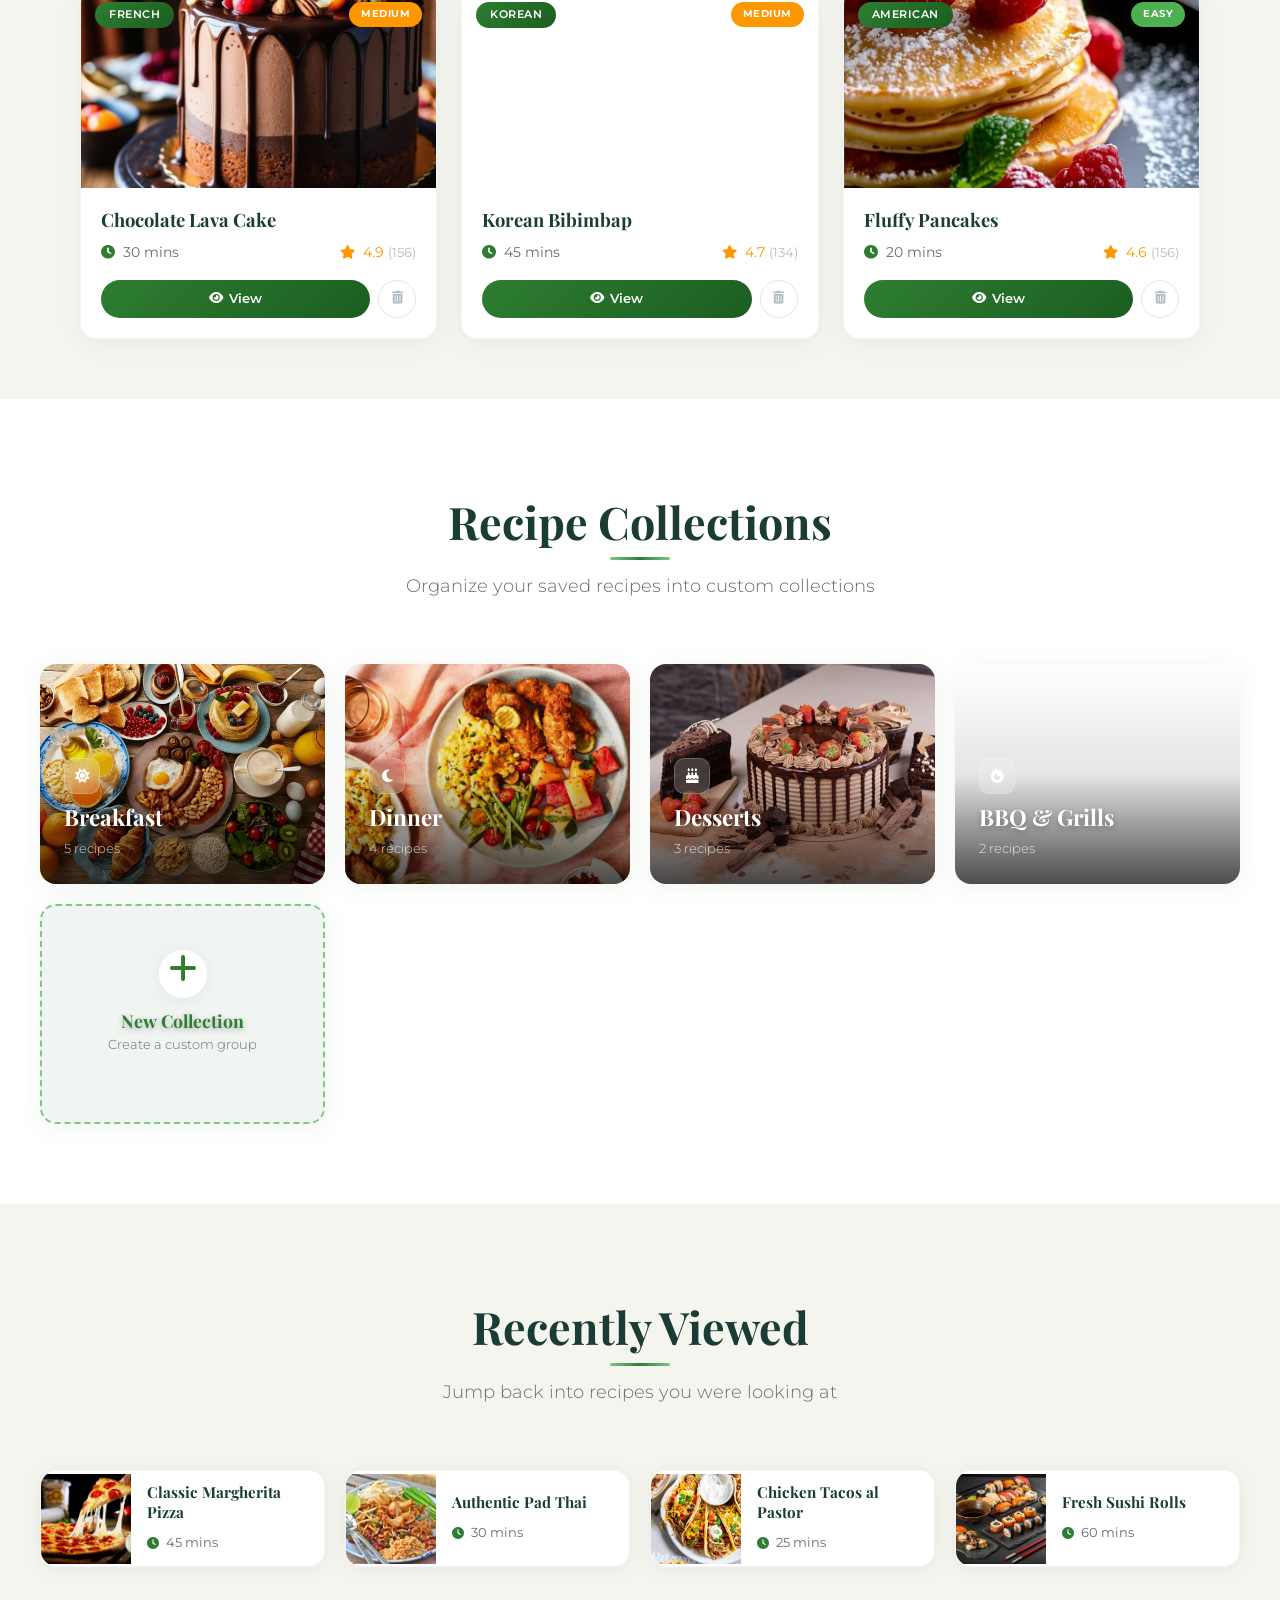
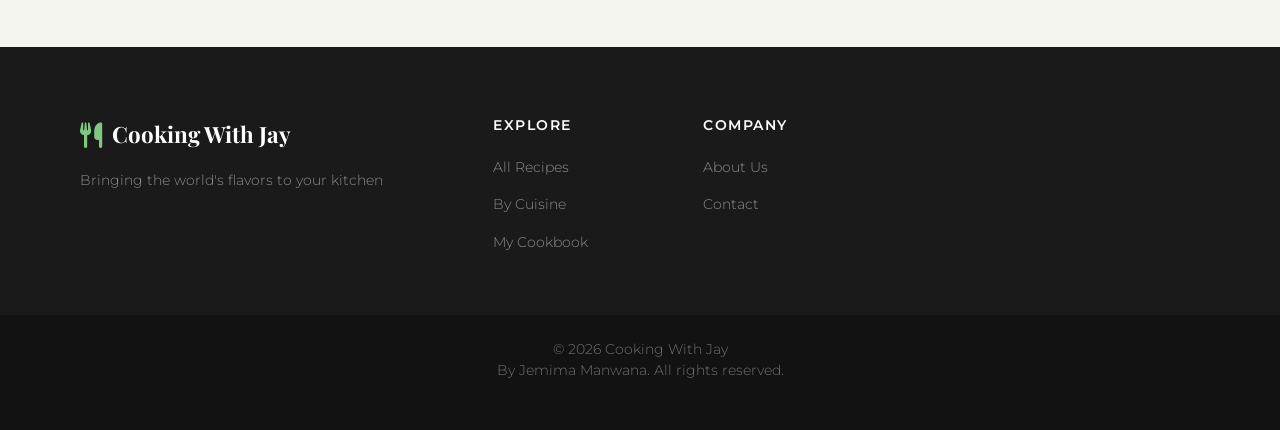
<file: cookbook.html>
<!DOCTYPE html>
<html lang="en">
<head>
    <meta charset="UTF-8">
    <meta name="viewport" content="width=device-width, initial-scale=1.0">
    <title>My Cookbook | Cooking with Jay</title>
    <link rel="stylesheet" href="styles.css">
    <link rel="stylesheet" href="https://cdnjs.cloudflare.com/ajax/libs/font-awesome/6.4.0/css/all.min.css">
    <link href="https://fonts.googleapis.com/css2?family=Playfair+Display:wght@400;700&family=Montserrat:wght@300;400;600&display=swap" rel="stylesheet">
</head>
<body>
    <!-- Preloader -->
    <div class="preloader">
        <div class="spinner">
            <div class="spinner-circle"></div>
            <div class="spinner-circle"></div>
            <div class="spinner-circle"></div>
        </div>
    </div>

    <!-- Navigation -->
    <nav class="navbar">
        <div class="navbar-container">
            <a href="index.html" class="logo">
                <i class="fas fa-utensils"></i>
                <span>Cooking with Jay</span>
            </a>
            <div class="menu-toggle" id="mobile-menu">
                <span class="bar"></span>
                <span class="bar"></span>
                <span class="bar"></span>
            </div>
            <ul class="nav-menu">
                <li class="nav-item"><a href="index.html" class="nav-link">Home</a></li>
                <li class="nav-item"><a href="recipes.html" class="nav-link">Recipes</a></li>
                <li class="nav-item"><a href="cuisines.html" class="nav-link">Cuisines</a></li>
                <li class="nav-item"><a href="cookbook.html" class="nav-link active">My Cookbook</a></li>
                <li class="nav-item"><a href="about.html" class="nav-link">About</a></li>
                <li class="nav-item"><a href="contact.html" class="nav-link">Contact</a></li>
            </ul>
        </div>
    </nav>

    <!-- Cookbook Hero -->
    <header class="cookbook-hero">
        <div class="cookbook-hero-overlay"></div>
        <div class="cookbook-hero-content">
            <h1>My Cookbook</h1>
            <p>Your personal collection of favorite recipes from around the world</p>
            <div class="cookbook-hero-stats">
                <div class="hero-stat">
                    <span class="hero-stat-number" id="recipe-count">0</span>
                    <span class="hero-stat-label">Saved Recipes</span>
                </div>
                <div class="hero-stat-divider"></div>
                <div class="hero-stat">
                    <span class="hero-stat-number" id="cuisine-count">0</span>
                    <span class="hero-stat-label">Cuisines</span>
                </div>
                <div class="hero-stat-divider"></div>
                <div class="hero-stat">
                    <span class="hero-stat-number" id="total-time">0</span>
                    <span class="hero-stat-label">Hours of Cooking</span>
                </div>
            </div>
            <a href="recipes.html" class="btn btn-primary cookbook-hero-btn"><i class="fas fa-plus"></i> Add More Recipes</a>
        </div>
    </header>

    <!-- Cookbook Filters -->
    <section class="cookbook-filters">
        <div class="filter-group">
            <label for="cuisine-filter">Cuisine</label>
            <select id="cuisine-filter" class="filter-select">
                <option value="all">All Cuisines</option>
                <option value="italian">Italian</option>
                <option value="mexican">Mexican</option>
                <option value="thai">Thai</option>
                <option value="japanese">Japanese</option>
                <option value="french">French</option>
                <option value="indian">Indian</option>
                <option value="korean">Korean</option>
                <option value="american">American</option>
            </select>
        </div>
        <div class="filter-group">
            <label for="difficulty-filter">Difficulty</label>
            <select id="difficulty-filter" class="filter-select">
                <option value="all">All Levels</option>
                <option value="easy">Easy</option>
                <option value="medium">Medium</option>
                <option value="hard">Hard</option>
            </select>
        </div>
        <div class="filter-group">
            <label for="time-filter">Time</label>
            <select id="time-filter" class="filter-select">
                <option value="all">Any Time</option>
                <option value="30">Under 30 mins</option>
                <option value="60">Under 1 hour</option>
                <option value="90">Under 1.5 hours</option>
            </select>
        </div>
        <button id="clear-filters" class="btn btn-secondary">Clear All</button>
    </section>

    <!-- Cookbook Recipes -->
    <section class="cookbook-recipes">
        <div class="cookbook-section-header">
            <h2><i class="fas fa-bookmark"></i> Saved Recipes</h2>
            <span class="recipe-result-count" id="result-count"></span>
        </div>
        <div class="recipe-grid" id="recipe-grid">
            <!-- Recipes will be dynamically inserted here -->
        </div>

        <div class="empty-cookbook" id="empty-cookbook">
            <div class="empty-content">
                <div class="empty-icon">
                    <i class="fas fa-book-open"></i>
                </div>
                <h3>Your Cookbook is Empty</h3>
                <p>Start building your personal recipe collection by saving recipes you love</p>
                <a href="recipes.html" class="btn btn-primary">Browse Recipes</a>
            </div>
        </div>
    </section>

    <!-- Cookbook Categories -->
    <section class="cookbook-categories">
        <div class="section-header">
            <h2>Recipe Collections</h2>
            <p>Organize your saved recipes into custom collections</p>
        </div>

        <div class="categories-grid">
            <div class="category-card" style="background-image: url('Breakfast.webp')">
                <div class="category-overlay"></div>
                <div class="category-card-content">
                    <span class="category-icon"><i class="fas fa-sun"></i></span>
                    <h3>Breakfast</h3>
                    <span class="category-count">5 recipes</span>
                </div>
                <button class="category-edit"><i class="fas fa-edit"></i></button>
            </div>

            <div class="category-card" style="background-image: url('food.jpg')">
                <div class="category-overlay"></div>
                <div class="category-card-content">
                    <span class="category-icon"><i class="fas fa-moon"></i></span>
                    <h3>Dinner</h3>
                    <span class="category-count">4 recipes</span>
                </div>
                <button class="category-edit"><i class="fas fa-edit"></i></button>
            </div>

            <div class="category-card" style="background-image: url('cake4.webp')">
                <div class="category-overlay"></div>
                <div class="category-card-content">
                    <span class="category-icon"><i class="fas fa-birthday-cake"></i></span>
                    <h3>Desserts</h3>
                    <span class="category-count">3 recipes</span>
                </div>
                <button class="category-edit"><i class="fas fa-edit"></i></button>
            </div>

            <div class="category-card" style="background-image: url('https://images.unsplash.com/photo-1555939594-58d7cb561ad1?w=600&h=400&fit=crop')">
                <div class="category-overlay"></div>
                <div class="category-card-content">
                    <span class="category-icon"><i class="fas fa-fire"></i></span>
                    <h3>BBQ & Grills</h3>
                    <span class="category-count">2 recipes</span>
                </div>
                <button class="category-edit"><i class="fas fa-edit"></i></button>
            </div>

            <div class="category-card add-category">
                <div class="add-category-inner">
                    <span class="add-icon"><i class="fas fa-plus"></i></span>
                    <h3>New Collection</h3>
                    <p>Create a custom group</p>
                </div>
            </div>
        </div>
    </section>

    <!-- Recently Viewed -->
    <section class="recently-viewed">
        <div class="section-header">
            <h2>Recently Viewed</h2>
            <p>Jump back into recipes you were looking at</p>
        </div>
        <div class="recently-viewed-grid" id="recently-viewed-grid">
            <!-- Filled by JS -->
        </div>
    </section>

    <!-- Footer -->
    <footer class="footer">
        <div class="footer-container">
            <div class="footer-logo">
                <a href="index.html">
                    <i class="fas fa-utensils"></i>
                    <span>Cooking With Jay</span>
                </a>
                <p>Bringing the world's flavors to your kitchen</p>
            </div>
            <div class="footer-links">
                <div class="footer-column">
                    <h4>Explore</h4>
                    <ul>
                        <li><a href="recipes.html">All Recipes</a></li>
                        <li><a href="cuisines.html">By Cuisine</a></li>
                        <li><a href="cookbook.html">My Cookbook</a></li>
                    </ul>
                </div>
                <div class="footer-column">
                    <h4>Company</h4>
                    <ul>
                        <li><a href="about.html">About Us</a></li>
                        <li><a href="contact.html">Contact</a></li>
                    </ul>
                </div>
            </div>
        </div>
        <div class="footer-bottom">
            <div class="footer-copyright">
                <p>&copy; 2025 Cooking With Jay<br>By Jemima Manwana. All rights reserved.</p>
            </div>
        </div>
    </footer>

    <!-- Add Category Modal -->
    <div class="modal" id="add-category-modal">
        <div class="modal-content">
            <button class="modal-close">&times;</button>
            <h2>Create New Collection</h2>
            <form id="category-form">
                <div class="form-group">
                    <label for="category-name">Collection Name</label>
                    <input type="text" id="category-name" placeholder="e.g. Weeknight Dinners" required>
                </div>
                <div class="form-group">
                    <label>Choose a Cover</label>
                    <div class="image-options">
                        <div class="image-option selected" data-image="breakfast">
                            <img src="Breakfast.webp" alt="Breakfast">
                            <span>Breakfast</span>
                        </div>
                        <div class="image-option" data-image="lunch">
                            <img src="spaggeti.webp" alt="Lunch">
                            <span>Pasta</span>
                        </div>
                        <div class="image-option" data-image="dinner">
                            <img src="food.jpg" alt="Dinner">
                            <span>Dinner</span>
                        </div>
                    </div>
                </div>
                <button type="submit" class="btn btn-primary">Create Collection</button>
            </form>
        </div>
    </div>

    <!-- Recipe Detail Modal -->
    <div class="modal" id="recipe-modal">
        <div class="modal-content recipe-detail-content">
            <button class="modal-close">&times;</button>
            <div class="recipe-detail-hero" id="modal-recipe-image">
                <div class="recipe-detail-hero-overlay"></div>
                <div class="recipe-detail-hero-info">
                    <div class="recipe-detail-tag" id="modal-recipe-cuisine">Italian</div>
                    <h1 id="modal-recipe-title">Recipe Title</h1>
                    <div class="recipe-detail-meta">
                        <span><i class="fas fa-clock"></i> <span id="modal-recipe-time">30 mins</span></span>
                        <span><i class="fas fa-utensils"></i> <span id="modal-recipe-difficulty">Easy</span></span>
                        <span><i class="fas fa-star"></i> <span id="modal-recipe-rating">4.5</span></span>
                        <span><i class="fas fa-comment"></i> <span id="modal-recipe-reviews">128</span> reviews</span>
                    </div>
                </div>
            </div>
            <div class="recipe-detail-body">
                <div class="recipe-detail-columns">
                    <div class="recipe-detail-ingredients">
                        <h3><i class="fas fa-list"></i> Ingredients</h3>
                        <ul id="modal-recipe-ingredients"></ul>
                    </div>
                    <div class="recipe-detail-instructions">
                        <h3><i class="fas fa-clipboard-list"></i> Instructions</h3>
                        <ol id="modal-recipe-instructions"></ol>
                    </div>
                </div>
                <div class="recipe-detail-actions">
                    <button class="btn btn-secondary" onclick="window.print()"><i class="fas fa-print"></i> Print</button>
                    <button class="btn btn-danger" id="modal-remove-btn"><i class="fas fa-trash-alt"></i> Remove</button>
                </div>
            </div>
        </div>
    </div>

    <!-- Back to Top Button -->
    <button class="back-to-top" aria-label="Back to top">
        <i class="fas fa-chevron-up"></i>
    </button>

    <script src="script.js"></script>
    <script src="cookbook.js"></script>
</body>
</html>
</file>
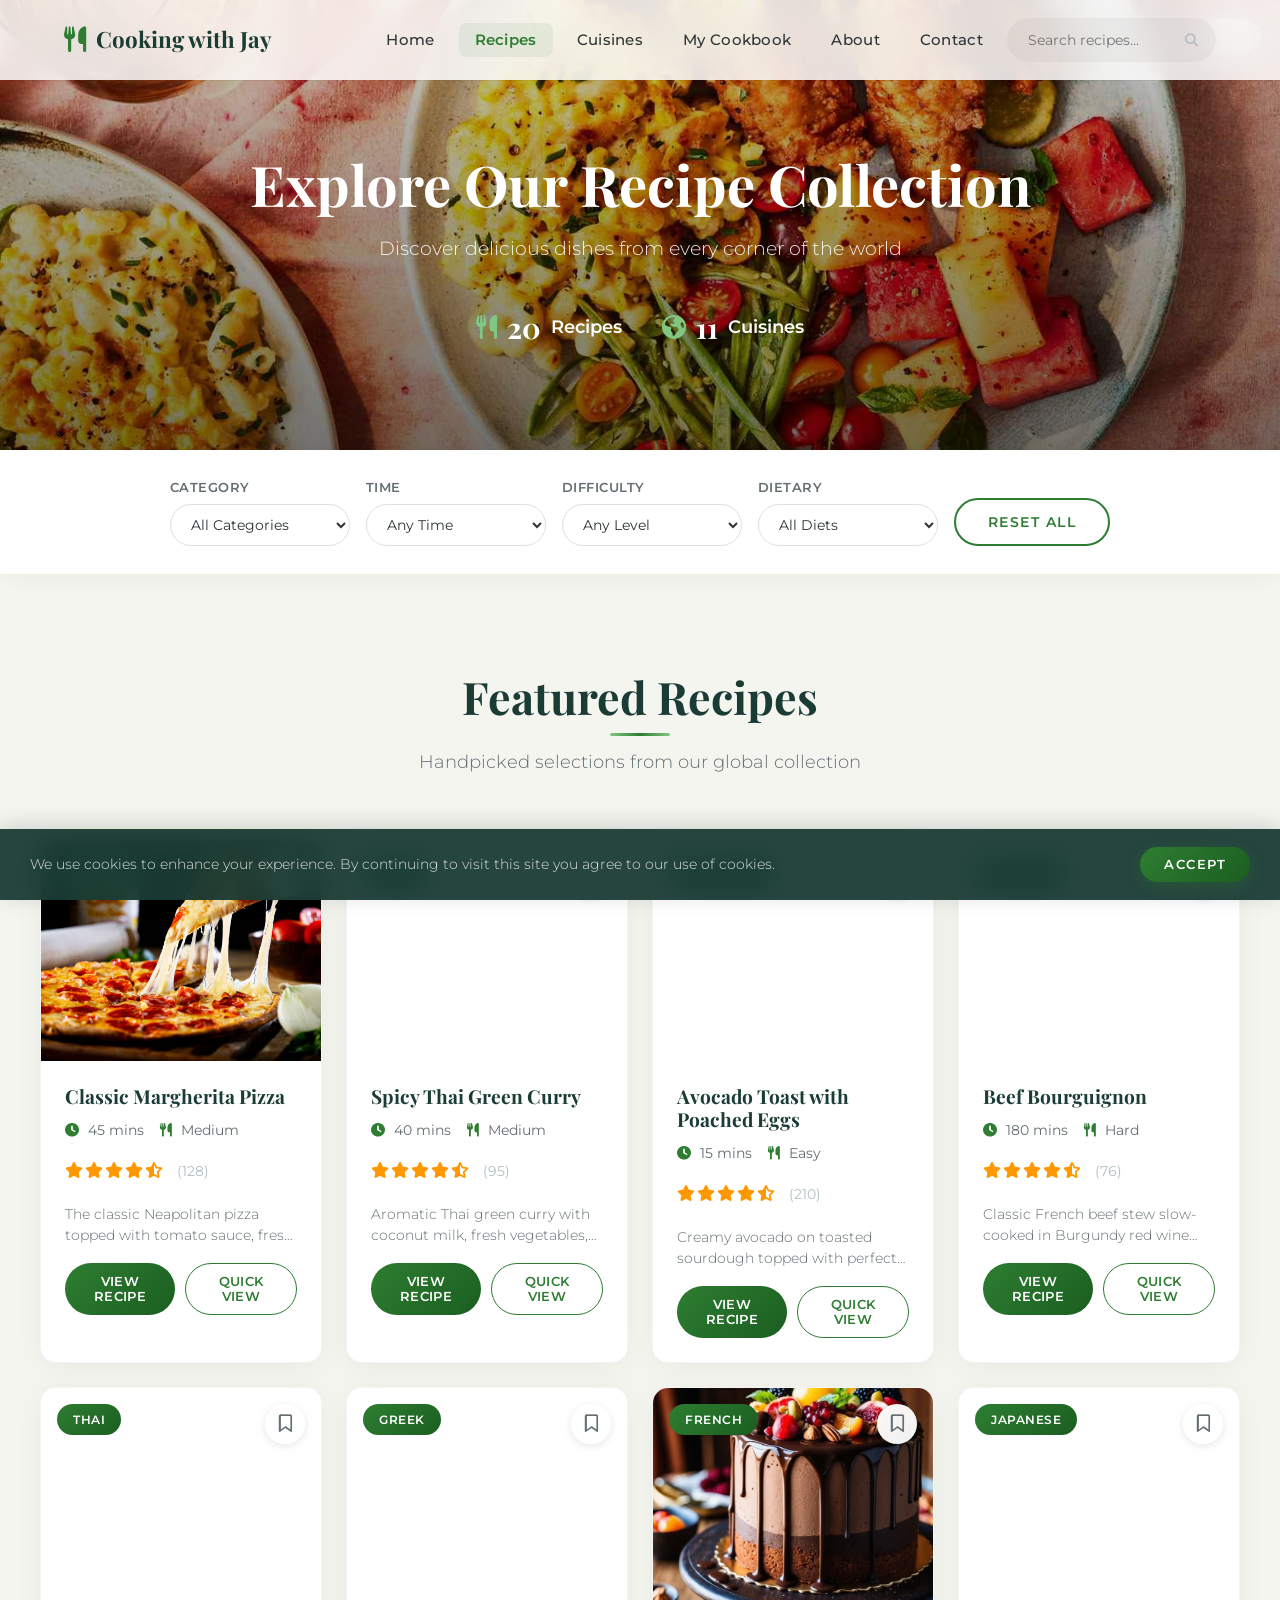
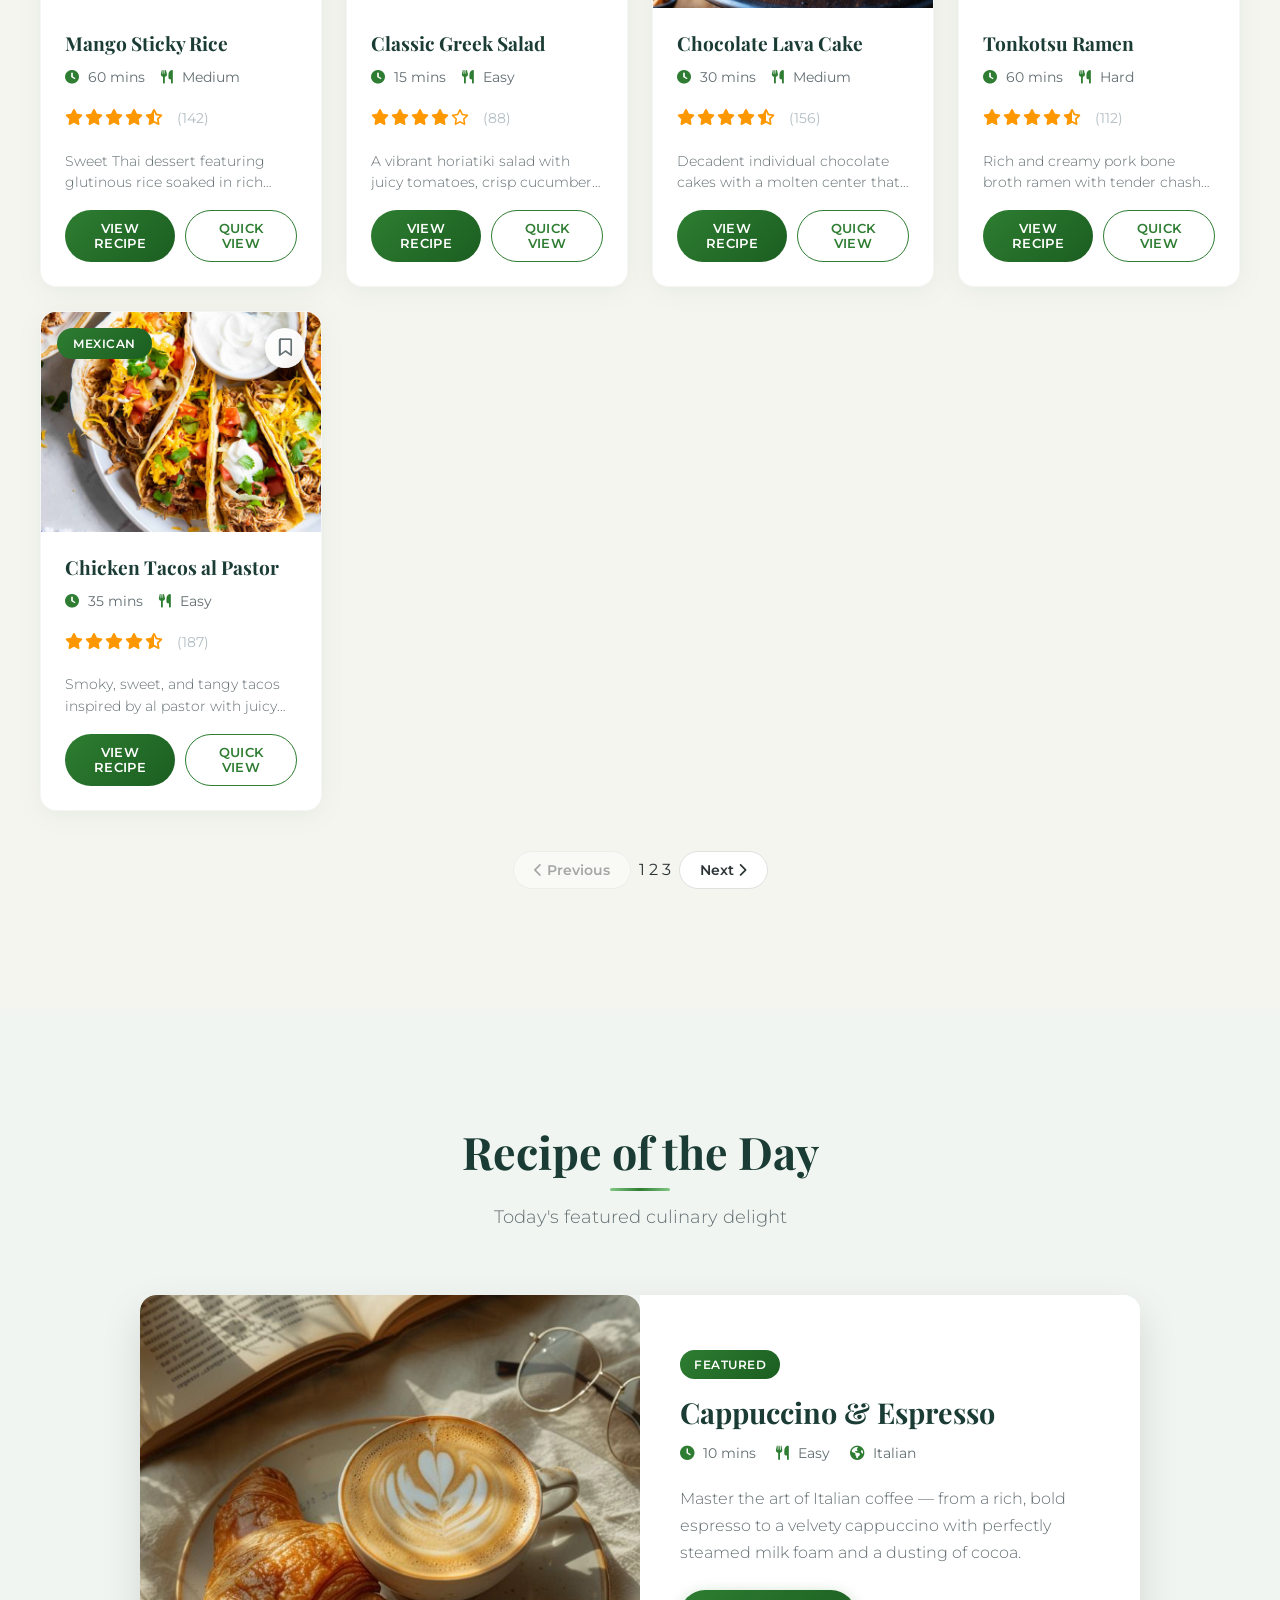
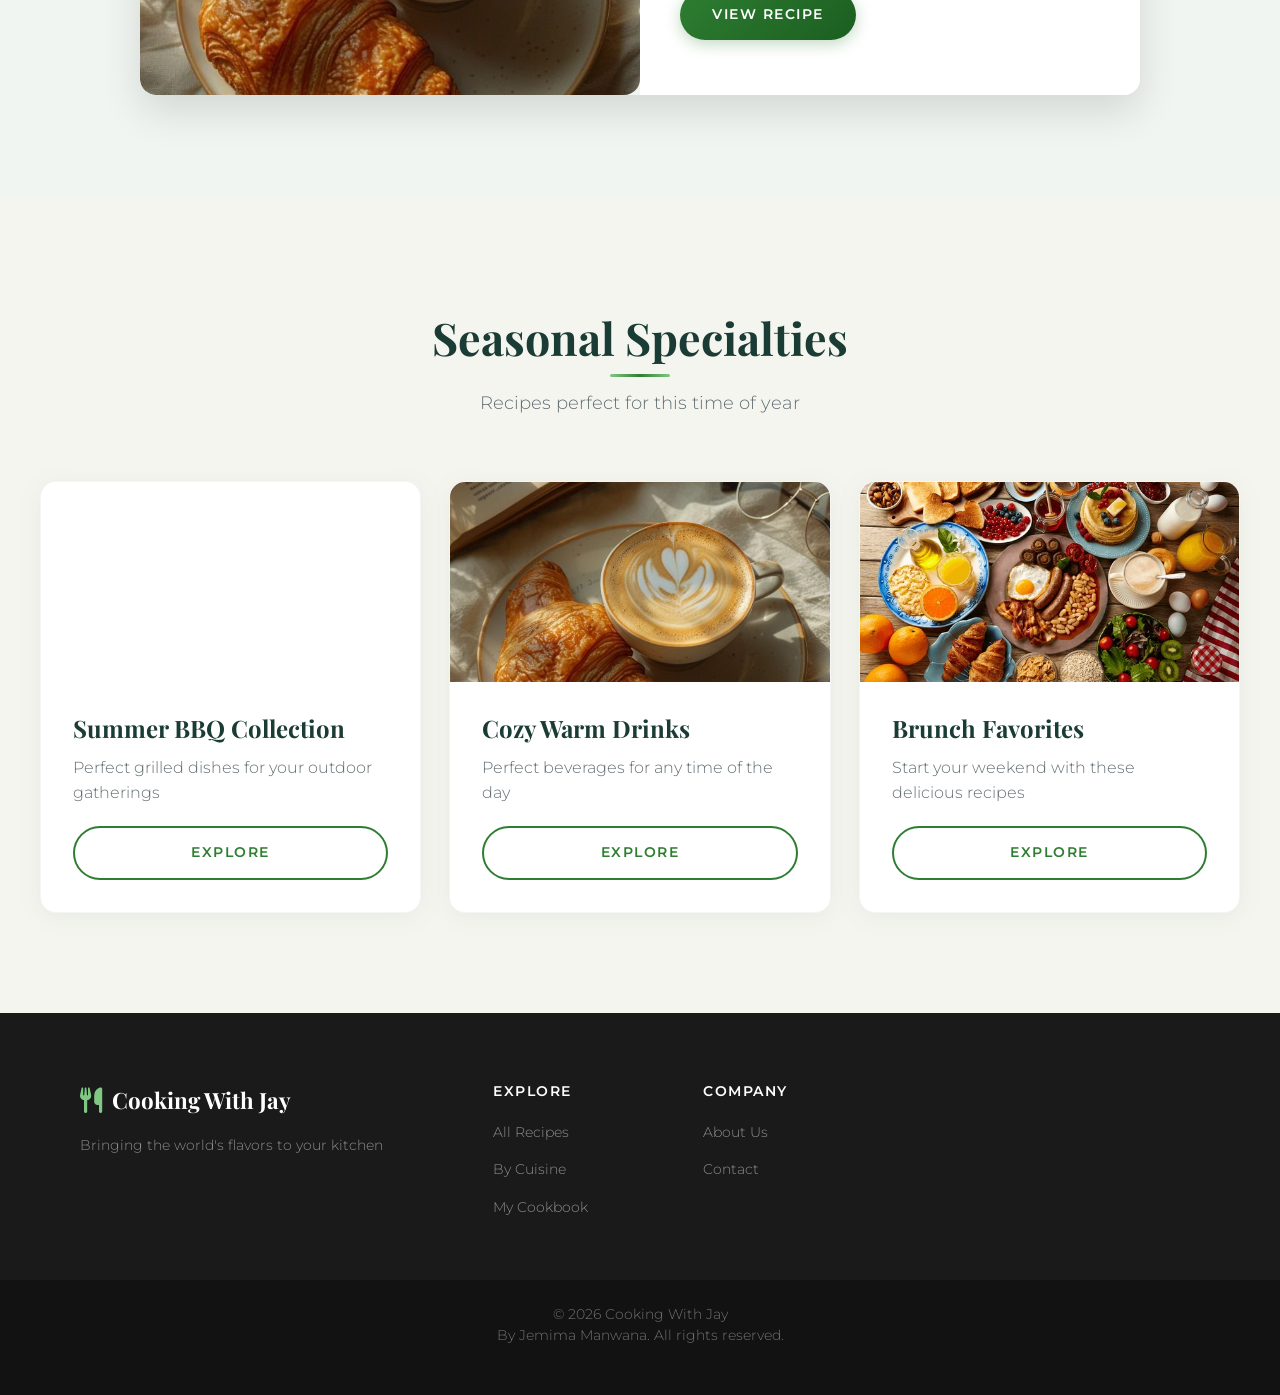
<file: recipes.html>
<!DOCTYPE html>
<html lang="en">
<head>
    <meta charset="UTF-8">
    <meta name="viewport" content="width=device-width, initial-scale=1.0">
    <title>Recipe Collection | Cooking with Jay</title>
    <link rel="stylesheet" href="styles.css">
    <link rel="stylesheet" href="https://cdnjs.cloudflare.com/ajax/libs/font-awesome/6.4.0/css/all.min.css">
    <link href="https://fonts.googleapis.com/css2?family=Playfair+Display:wght@400;700&family=Montserrat:wght@300;400;600&display=swap" rel="stylesheet">
</head>
<body>
    <!-- Preloader -->
    <div class="preloader">
        <div class="spinner">
            <div class="spinner-circle"></div>
            <div class="spinner-circle"></div>
            <div class="spinner-circle"></div>
        </div>
    </div>

    <!-- Navigation (same as index.html) -->
    <nav class="navbar">
        <div class="navbar-container">
            <a href="index.html" class="logo">
                <i class="fas fa-utensils"></i>
                <span>Cooking with Jay</span>
            </a>
            <div class="menu-toggle" id="mobile-menu">
                <span class="bar"></span>
                <span class="bar"></span>
                <span class="bar"></span>
            </div>
            <ul class="nav-menu">
                <li class="nav-item"><a href="index.html" class="nav-link">Home</a></li>
                <li class="nav-item"><a href="recipes.html" class="nav-link active">Recipes</a></li>
                <li class="nav-item"><a href="cuisines.html" class="nav-link">Cuisines</a></li>
                <li class="nav-item"><a href="cookbook.html" class="nav-link">My Cookbook</a></li>
                <li class="nav-item"><a href="about.html" class="nav-link">About</a></li>
                <li class="nav-item"><a href="contact.html" class="nav-link">Contact</a></li>
                <li class="nav-item search-item">
                    <div class="search-container">
                        <input type="text" placeholder="Search recipes..." class="search-input" id="search-input">
                        <button class="search-btn"><i class="fas fa-search"></i></button>
                    </div>
                </li>
            </ul>
        </div>
    </nav>

    <!-- Recipe Hero Section -->
    <header class="recipe-hero" style="background-image: linear-gradient(to bottom, rgba(0,0,0,0.2) 0%, rgba(0,0,0,0.55) 100%), url('food.jpg');">
        <div class="recipe-hero-content">
            <h1>Explore Our Recipe Collection</h1>
            <p>Discover delicious dishes from every corner of the world</p>
            <div class="recipe-hero-stats">
                <div class="stat-item">
                    <i class="fas fa-utensils"></i>
                    <span id="total-recipes">128</span> Recipes
                </div>
                <div class="stat-item">
                    <i class="fas fa-globe-americas"></i>
                    <span id="total-cuisines">24</span> Cuisines
                </div>
            </div>
        </div>
    </header>

    <!-- Recipe Filters -->
    <section class="recipe-filters">
        <div class="filter-group">
            <label for="category-filter">Category</label>
            <select id="category-filter" class="filter-select">
                <option value="all">All Categories</option>
                <option value="appetizers">Appetizers</option>
                <option value="main-courses">Main Courses</option>
                <option value="desserts">Desserts</option>
                <option value="salads">Salads</option>
                <option value="soups">Soups</option>
                <option value="beverages">Beverages</option>
            </select>
        </div>
        <div class="filter-group">
            <label for="time-filter">Time</label>
            <select id="time-filter" class="filter-select">
                <option value="all">Any Time</option>
                <option value="30">Under 30 mins</option>
                <option value="60">Under 1 hour</option>
                <option value="90">Under 1.5 hours</option>
                <option value="120">Under 2 hours</option>
            </select>
        </div>
        <div class="filter-group">
            <label for="difficulty-filter">Difficulty</label>
            <select id="difficulty-filter" class="filter-select">
                <option value="all">Any Level</option>
                <option value="easy">Easy</option>
                <option value="medium">Medium</option>
                <option value="hard">Hard</option>
            </select>
        </div>
        <div class="filter-group">
            <label for="dietary-filter">Dietary</label>
            <select id="dietary-filter" class="filter-select">
                <option value="all">All Diets</option>
                <option value="vegetarian">Vegetarian</option>
                <option value="vegan">Vegan</option>
                <option value="gluten-free">Gluten-Free</option>
                <option value="keto">Keto</option>
            </select>
        </div>
        <button id="reset-filters" class="btn btn-secondary">Reset All</button>
    </section>

    <!-- Recipe Grid -->
    <section class="recipe-grid-section">
        <div class="section-header">
            <h2>Featured Recipes</h2>
            <p>Handpicked selections from our global collection</p>
        </div>
        
        <div class="recipe-grid-container">
            <div class="recipe-grid" id="recipe-grid">
                <!-- Recipes will be loaded here dynamically -->
            </div>
            
            <div class="loading-spinner" id="loading-spinner">
                <div class="spinner"></div>
                <p>Loading delicious recipes...</p>
            </div>
            
            <div class="no-results" id="no-results">
                <i class="fas fa-utensils"></i>
                <h3>No Recipes Found</h3>
                <p>Try adjusting your filters or search term</p>
                <button id="reset-filters-btn" class="btn btn-primary">Reset Filters</button>
            </div>
        </div>
        
        <div class="pagination" id="pagination">
            <button class="pagination-btn" id="prev-page" disabled>
                <i class="fas fa-chevron-left"></i> Previous
            </button>
            <div class="page-numbers" id="page-numbers"></div>
            <button class="pagination-btn" id="next-page">
                Next <i class="fas fa-chevron-right"></i>
            </button>
        </div>
    </section>

    <!-- Recipe of the Day -->
    <section class="recipe-of-the-day">
        <div class="section-header">
            <h2>Recipe of the Day</h2>
            <p>Today's featured culinary delight</p>
        </div>
        <div class="rotd-container">
            <div class="rotd-image" id="rotd-image"></div>
            <div class="rotd-content">
                <div class="rotd-tag">Featured</div>
                <h3 id="rotd-title">Spicy Thai Green Curry</h3>
                <div class="rotd-meta">
                    <span><i class="fas fa-clock"></i> <span id="rotd-time">40 mins</span></span>
                    <span><i class="fas fa-utensils"></i> <span id="rotd-difficulty">Medium</span></span>
                    <span><i class="fas fa-globe-americas"></i> <span id="rotd-cuisine">Thai</span></span>
                </div>
                <p id="rotd-description">A vibrant and aromatic curry with coconut milk, fresh vegetables, and your choice of protein. This authentic Thai dish balances spicy, sweet, and savory flavors perfectly.</p>
                <div class="rotd-actions">
                    <a href="recipes.html" class="btn btn-primary">View Recipe</a>
                    <button class="btn btn-secondary save-recipe">
                        <i class="far fa-bookmark"></i> Save
                    </button>
                </div>
            </div>
        </div>
    </section>

    <!-- Seasonal Recipes -->
    <section class="seasonal-recipes">
        <div class="section-header">
            <h2>Seasonal Specialties</h2>
            <p>Recipes perfect for this time of year</p>
        </div>
        <div class="seasonal-grid">
            <div class="seasonal-card">
                <div class="seasonal-image" style="background-image: url('https://images.unsplash.com/photo-1555939594-58d7cb561ad1?w=600&h=400&fit=crop')"></div>
                <div class="seasonal-content">
                    <h3>Summer BBQ Collection</h3>
                    <p>Perfect grilled dishes for your outdoor gatherings</p>
                    <a href="recipes.html" class="btn btn-secondary">Explore</a>
                </div>
            </div>
            <div class="seasonal-card">
                <div class="seasonal-image" style="background-image: url('coffe.jpg')"></div>
                <div class="seasonal-content">
                    <h3>Cozy Warm Drinks</h3>
                    <p>Perfect beverages for any time of the day</p>
                    <a href="recipes.html" class="btn btn-secondary">Explore</a>
                </div>
            </div>
            <div class="seasonal-card">
                <div class="seasonal-image" style="background-image: url('Breakfast.webp')"></div>
                <div class="seasonal-content">
                    <h3>Brunch Favorites</h3>
                    <p>Start your weekend with these delicious recipes</p>
                    <a href="recipes.html" class="btn btn-secondary">Explore</a>
                </div>
            </div>
        </div>
    </section>

    <!-- Footer -->
    <footer class="footer">
        <div class="footer-container">
            <div class="footer-logo">
                <a href="index.html">
                    <i class="fas fa-utensils"></i>
                    <span>Cooking With Jay</span>
                </a>
                <p>Bringing the world's flavors to your kitchen</p>
            </div>
            <div class="footer-links">
                <div class="footer-column">
                    <h4>Explore</h4>
                    <ul>
                        <li><a href="recipes.html">All Recipes</a></li>
                        <li><a href="cuisines.html">By Cuisine</a></li>
                        <li><a href="cookbook.html">My Cookbook</a></li>
                    </ul>
                </div>
                <div class="footer-column">
                    <h4>Company</h4>
                    <ul>
                        <li><a href="about.html">About Us</a></li>
                        <li><a href="contact.html">Contact</a></li>
                    </ul>
                </div>
            </div>
        </div>
        <div class="footer-bottom">
            <div class="footer-copyright">
                <p>&copy; 2025 Cooking With Jay<br>By Jemima Manwana. All rights reserved.</p>
            </div>
        </div>
    </footer>

    <!-- Recipe Quick View Modal -->
    <div class="modal" id="quick-view-modal">
        <div class="modal-content quick-view-content">
            <button class="modal-close">&times;</button>
            <div class="quick-view-image" id="quick-view-image"></div>
            <div class="quick-view-details">
                <h2 id="quick-view-title">Recipe Title</h2>
                <div class="quick-view-meta">
                    <span><i class="fas fa-clock"></i> <span id="quick-view-time">30 mins</span></span>
                    <span><i class="fas fa-utensils"></i> <span id="quick-view-difficulty">Easy</span></span>
                    <span><i class="fas fa-globe-americas"></i> <span id="quick-view-cuisine">Italian</span></span>
                </div>
                <div class="quick-view-description" id="quick-view-description"></div>
                <div class="quick-view-actions">
                    <button class="btn btn-secondary" id="quick-view-save">
                        <i class="far fa-bookmark"></i> Save
                    </button>
                </div>
            </div>
        </div>
    </div>

    <!-- Full Recipe Detail Modal -->
    <div class="modal" id="recipe-detail-modal">
        <div class="modal-content recipe-detail-content">
            <button class="modal-close" id="recipe-detail-close">&times;</button>
            <div class="recipe-detail-hero" id="recipe-detail-hero">
                <div class="recipe-detail-hero-overlay"></div>
                <div class="recipe-detail-hero-info">
                    <div class="recipe-detail-tag" id="recipe-detail-tag">Italian</div>
                    <h1 id="recipe-detail-title">Recipe Title</h1>
                    <div class="recipe-detail-meta">
                        <span><i class="fas fa-clock"></i> <span id="recipe-detail-time">30 mins</span></span>
                        <span><i class="fas fa-utensils"></i> <span id="recipe-detail-difficulty">Easy</span></span>
                        <span><i class="fas fa-star"></i> <span id="recipe-detail-rating">4.5</span></span>
                        <span><i class="fas fa-comment"></i> <span id="recipe-detail-reviews">128</span> reviews</span>
                    </div>
                </div>
            </div>
            <div class="recipe-detail-body">
                <p class="recipe-detail-description" id="recipe-detail-description"></p>
                <div class="recipe-detail-columns">
                    <div class="recipe-detail-ingredients">
                        <h3><i class="fas fa-list"></i> Ingredients</h3>
                        <ul id="recipe-detail-ingredients"></ul>
                    </div>
                    <div class="recipe-detail-instructions">
                        <h3><i class="fas fa-clipboard-list"></i> Instructions</h3>
                        <ol id="recipe-detail-instructions"></ol>
                    </div>
                </div>
                <div class="recipe-detail-actions">
                    <button class="btn btn-primary" id="recipe-detail-save">
                        <i class="far fa-bookmark"></i> Save to Cookbook
                    </button>
                    <button class="btn btn-secondary" id="recipe-detail-print" onclick="window.print()">
                        <i class="fas fa-print"></i> Print Recipe
                    </button>
                </div>
            </div>
        </div>
    </div>

    <!-- Back to Top Button -->
    <button class="back-to-top" aria-label="Back to top">
        <i class="fas fa-chevron-up"></i>
    </button>

    <script src="script.js"></script>
    <script src="recipes.js"></script>
</body>
</html>
</file>
<file: styles.css>
/* ============================================
   COOKING WITH JAY - GLOBAL STYLES
   Used by: about, contact, recipes, cuisines, cookbook
   ============================================ */

/* Base Styles */
:root {
    --primary-color: #2e7d32;
    --primary-dark: #1b5e20;
    --primary-light: #81c784;
    --secondary-color: #ff9800;
    --secondary-dark: #f57c00;
    --secondary-light: #ffb74d;
    --accent: #1a3c34;
    --text-color: #2d3436;
    --text-light: #636e72;
    --text-lighter: #b2bec3;
    --bg-color: #f5f5f0;
    --bg-dark: #e0e0e0;
    --bg-warm: #f0f5f1;
    --white: #ffffff;
    --black: #000000;
    --shadow: 0 2px 20px rgba(0, 0, 0, 0.06);
    --shadow-hover: 0 16px 40px rgba(0, 0, 0, 0.12);
    --shadow-card: 0 4px 24px rgba(46, 125, 50, 0.08);
    --transition: all 0.4s cubic-bezier(0.25, 0.46, 0.45, 0.94);
    --border-radius: 16px;
    --border-radius-sm: 8px;
    --font-heading: 'Playfair Display', serif;
    --font-body: 'Montserrat', sans-serif;
}

* {
    margin: 0;
    padding: 0;
    box-sizing: border-box;
}

html {
    scroll-behavior: smooth;
}

body {
    font-family: var(--font-body);
    color: var(--text-color);
    background-color: var(--bg-color);
    line-height: 1.6;
    overflow-x: hidden;
    -webkit-font-smoothing: antialiased;
}

h1, h2, h3, h4, h5, h6 {
    font-family: var(--font-heading);
    font-weight: 700;
    line-height: 1.2;
    margin-bottom: 1rem;
}

p { margin-bottom: 1.5rem; }

a {
    text-decoration: none;
    color: inherit;
    transition: var(--transition);
}

img {
    max-width: 100%;
    height: auto;
    display: block;
}

ul { list-style: none; }

button {
    cursor: pointer;
    border: none;
    background: none;
    font-family: inherit;
    transition: var(--transition);
}

.container {
    width: 100%;
    max-width: 1200px;
    margin: 0 auto;
    padding: 0 20px;
}

/* Buttons */
.btn {
    display: inline-block;
    padding: 14px 32px;
    border-radius: 50px;
    font-weight: 600;
    text-align: center;
    text-transform: uppercase;
    letter-spacing: 1.5px;
    transition: var(--transition);
    font-size: 0.85rem;
    position: relative;
    overflow: hidden;
}

.btn::before {
    content: '';
    position: absolute;
    top: 0;
    left: -100%;
    width: 100%;
    height: 100%;
    background: linear-gradient(90deg, transparent, rgba(255,255,255,0.2), transparent);
    transition: left 0.5s;
}

.btn:hover::before {
    left: 100%;
}

.btn-primary {
    background: linear-gradient(135deg, var(--primary-color), var(--primary-dark));
    color: var(--white);
    box-shadow: 0 4px 15px rgba(46, 125, 50, 0.3);
}

.btn-primary:hover {
    box-shadow: 0 8px 25px rgba(46, 125, 50, 0.4);
    transform: translateY(-3px);
}

.btn-secondary {
    background-color: transparent;
    color: var(--primary-color);
    border: 2px solid var(--primary-color);
}

.btn-secondary:hover {
    background: linear-gradient(135deg, var(--primary-color), var(--primary-dark));
    color: var(--white);
    box-shadow: 0 8px 25px rgba(46, 125, 50, 0.3);
    transform: translateY(-3px);
    border-color: transparent;
}

/* Section Header */
.section-header {
    text-align: center;
    margin-bottom: 4rem;
    padding-top: 1rem;
}

.section-header h2 {
    font-size: 2.8rem;
    color: var(--accent);
    position: relative;
    display: inline-block;
    margin-bottom: 1.5rem;
}

.section-header h2::after {
    content: '';
    position: absolute;
    bottom: -12px;
    left: 50%;
    transform: translateX(-50%);
    width: 60px;
    height: 3px;
    background: linear-gradient(90deg, var(--primary-light), var(--primary-color), var(--primary-light));
    border-radius: 3px;
}

.section-header p {
    color: var(--text-light);
    font-size: 1.1rem;
    max-width: 600px;
    margin: 0 auto;
    font-weight: 300;
}

/* Preloader */
.preloader {
    position: fixed;
    top: 0; left: 0;
    width: 100%; height: 100%;
    background-color: var(--white);
    display: flex;
    justify-content: center;
    align-items: center;
    z-index: 9999;
    transition: opacity 0.5s ease;
}

.preloader.fade-out { opacity: 0; }

.spinner { display: flex; gap: 10px; }

.spinner-circle {
    width: 14px; height: 14px;
    border-radius: 50%;
    background-color: var(--primary-color);
    animation: bounce 1.4s infinite ease-in-out;
}

.spinner-circle:nth-child(1) { animation-delay: -0.32s; }
.spinner-circle:nth-child(2) { animation-delay: -0.16s; }

@keyframes bounce {
    0%, 80%, 100% { transform: scale(0); }
    40% { transform: scale(1); }
}

/* Navigation */
.navbar {
    position: fixed;
    top: 0; left: 0;
    width: 100%;
    padding: 18px 0;
    background: rgba(255, 255, 255, 0.85);
    backdrop-filter: blur(20px);
    -webkit-backdrop-filter: blur(20px);
    box-shadow: 0 1px 0 rgba(0, 0, 0, 0.05);
    z-index: 1000;
    transition: var(--transition);
}

.navbar.scrolled {
    padding: 12px 0;
    background: rgba(255, 255, 255, 0.95);
    box-shadow: 0 4px 30px rgba(0, 0, 0, 0.08);
}

.navbar-container {
    display: flex;
    justify-content: space-between;
    align-items: center;
    max-width: 1200px;
    margin: 0 auto;
    padding: 0 24px;
}

.logo {
    display: flex;
    align-items: center;
    font-size: 1.4rem;
    font-weight: 700;
    color: var(--accent);
    font-family: var(--font-heading);
}

.logo i {
    margin-right: 10px;
    font-size: 1.6rem;
    color: var(--primary-color);
}

.nav-menu {
    display: flex;
    align-items: center;
    gap: 8px;
}

.nav-link {
    font-weight: 500;
    font-size: 0.92rem;
    color: var(--text-color);
    padding: 8px 16px;
    position: relative;
    border-radius: 8px;
    letter-spacing: 0.3px;
}

.nav-link:hover {
    color: var(--primary-color);
    background: rgba(46, 125, 50, 0.06);
}

.nav-link.active {
    color: var(--primary-color);
    background: rgba(46, 125, 50, 0.08);
    font-weight: 600;
}

.nav-link::after { display: none; }

.search-container {
    display: flex;
    align-items: center;
    background: rgba(0, 0, 0, 0.04);
    border-radius: 50px;
    padding: 4px 12px;
    transition: var(--transition);
    border: 1px solid transparent;
}

.search-container:focus-within {
    background: var(--white);
    border-color: var(--primary-light);
    box-shadow: 0 0 0 3px rgba(46, 125, 50, 0.1);
}

.search-input {
    border: none;
    background: transparent;
    padding: 8px;
    width: 160px;
    font-family: var(--font-body);
    color: var(--text-color);
    outline: none;
    font-size: 0.9rem;
}

.search-btn {
    color: var(--text-lighter);
    padding: 5px;
}

.search-btn:hover { color: var(--primary-color); }

.menu-toggle {
    display: none;
    flex-direction: column;
    justify-content: space-between;
    width: 28px; height: 20px;
    cursor: pointer;
    z-index: 1001;
}

.bar {
    width: 100%; height: 2.5px;
    background-color: var(--accent);
    transition: var(--transition);
    border-radius: 2px;
}

.menu-toggle.active .bar:nth-child(1) { transform: translateY(8.75px) rotate(45deg); }
.menu-toggle.active .bar:nth-child(2) { opacity: 0; }
.menu-toggle.active .bar:nth-child(3) { transform: translateY(-8.75px) rotate(-45deg); }

/* Stat Items (shared) */
.stat-item {
    display: flex;
    align-items: center;
    gap: 10px;
    font-size: 1.1rem;
    font-weight: 600;
}

.stat-item i {
    color: var(--primary-color);
    font-size: 1.3rem;
}

.stat-item span {
    font-size: 1.6rem;
    color: var(--accent);
    font-family: var(--font-heading);
}

/* Hero Scroll */
.hero-scroll {
    position: absolute;
    bottom: 40px;
    left: 50%;
    transform: translateX(-50%);
    display: flex;
    flex-direction: column;
    align-items: center;
    color: var(--white);
    font-size: 0.8rem;
    cursor: pointer;
    opacity: 0.7;
    letter-spacing: 2px;
    text-transform: uppercase;
}

.hero-scroll i {
    font-size: 1.2rem;
    margin-top: 8px;
}

/* Shared card styles */
.recipe-card, .recipe-card-cookbook {
    background-color: var(--white);
    border-radius: var(--border-radius);
    overflow: hidden;
    box-shadow: var(--shadow-card);
    transition: var(--transition);
    border: 1px solid rgba(0, 0, 0, 0.04);
}

.recipe-card:hover, .recipe-card-cookbook:hover {
    transform: translateY(-8px);
    box-shadow: var(--shadow-hover);
}

.recipe-image {
    height: 220px;
    background-size: cover;
    background-position: center;
    position: relative;
}

.recipe-tag {
    position: absolute;
    top: 16px; left: 16px;
    background: linear-gradient(135deg, var(--primary-color), var(--primary-dark));
    color: var(--white);
    padding: 6px 16px;
    border-radius: 50px;
    font-size: 0.75rem;
    font-weight: 600;
    letter-spacing: 0.5px;
    text-transform: uppercase;
}

.save-recipe {
    position: absolute;
    top: 16px; right: 16px;
    width: 40px; height: 40px;
    background: rgba(255, 255, 255, 0.95);
    backdrop-filter: blur(8px);
    border-radius: 50%;
    display: flex;
    justify-content: center;
    align-items: center;
    color: var(--text-light);
    font-size: 1.1rem;
    transition: var(--transition);
    box-shadow: 0 2px 8px rgba(0, 0, 0, 0.1);
}

.save-recipe:hover, .save-recipe.saved { color: var(--primary-color); transform: scale(1.1); }
.save-recipe.saved i { font-weight: 900; }

.recipe-info { padding: 24px; }

.recipe-info h3 {
    font-size: 1.2rem;
    margin-bottom: 12px;
    color: var(--accent);
}

.recipe-meta {
    display: flex;
    gap: 16px;
    margin-bottom: 16px;
    font-size: 0.85rem;
    color: var(--text-light);
}

.recipe-meta i {
    margin-right: 5px;
    color: var(--primary-color);
}

.recipe-rating {
    margin-bottom: 20px;
    color: var(--secondary-color);
}

.recipe-rating i { margin-right: 2px; }
.recipe-rating span { color: var(--text-lighter); font-size: 0.85rem; margin-left: 8px; }

.recipe-description {
    color: var(--text-light);
    font-size: 0.85rem;
    line-height: 1.6;
    font-weight: 300;
    display: -webkit-box;
    -webkit-line-clamp: 2;
    -webkit-box-orient: vertical;
    overflow: hidden;
    margin-bottom: 16px;
}

.recipe-actions {
    display: flex;
    gap: 10px;
}

.btn-recipe {
    flex: 1;
    padding: 10px 16px;
    border-radius: 50px;
    font-size: 0.8rem;
    font-weight: 600;
    text-align: center;
    letter-spacing: 0.3px;
    cursor: pointer;
    border: none;
    transition: var(--transition);
}

.btn-view {
    background: linear-gradient(135deg, var(--primary-color), var(--primary-dark));
    color: var(--white);
}

.btn-view:hover {
    box-shadow: 0 4px 14px rgba(46, 125, 50, 0.35);
    transform: translateY(-2px);
}

.btn-quick-view {
    background: transparent;
    color: var(--primary-color);
    border: 1.5px solid var(--primary-color);
}

.btn-quick-view:hover {
    background: var(--primary-color);
    color: var(--white);
    transform: translateY(-2px);
}

/* Footer */
.footer {
    background-color: #1a1a1a;
    color: var(--white);
    padding: 70px 0 0;
}

.footer-container {
    display: flex;
    flex-wrap: wrap;
    gap: 60px;
    max-width: 1200px;
    margin: 0 auto;
    padding: 0 40px;
}

.footer-logo {
    flex: 1;
    min-width: 250px;
}

.footer-logo a {
    display: flex;
    align-items: center;
    font-size: 1.4rem;
    font-weight: 700;
    margin-bottom: 16px;
    color: var(--white);
    font-family: var(--font-heading);
}

.footer-logo i {
    margin-right: 10px;
    font-size: 1.6rem;
    color: var(--primary-light);
}

.footer-logo p {
    opacity: 0.5;
    font-size: 0.9rem;
    font-weight: 300;
}

.footer-links {
    flex: 2;
    display: flex;
    flex-wrap: wrap;
    gap: 60px;
}

.footer-column { min-width: 150px; }

.footer-column h4 {
    font-size: 0.85rem;
    margin-bottom: 20px;
    color: var(--white);
    text-transform: uppercase;
    letter-spacing: 1.5px;
    font-family: var(--font-body);
    font-weight: 600;
}

.footer-column ul {
    display: flex;
    flex-direction: column;
    gap: 12px;
}

.footer-column a {
    color: rgba(255, 255, 255, 0.5);
    font-size: 0.9rem;
    font-weight: 300;
}

.footer-column a:hover {
    color: var(--primary-light);
    padding-left: 4px;
}

.footer-bottom {
    width: 100%;
    padding: 24px 40px;
    background: rgba(0, 0, 0, 0.3);
    margin-top: 60px;
    text-align: center;
}

.footer-copyright {
    color: rgba(255, 255, 255, 0.4);
    font-size: 0.85rem;
    font-weight: 300;
}

/* Back to Top */
.back-to-top {
    position: fixed;
    bottom: 30px; right: 30px;
    width: 48px; height: 48px;
    border-radius: 50%;
    background: linear-gradient(135deg, var(--primary-color), var(--primary-dark));
    color: var(--white);
    display: flex;
    justify-content: center;
    align-items: center;
    font-size: 1rem;
    box-shadow: 0 4px 15px rgba(46, 125, 50, 0.3);
    opacity: 0;
    visibility: hidden;
    transition: var(--transition);
    z-index: 999;
}

.back-to-top.visible { opacity: 1; visibility: visible; }
.back-to-top:hover { transform: translateY(-4px); box-shadow: 0 8px 25px rgba(46, 125, 50, 0.4); }

/* Toast */
.toast {
    position: fixed;
    bottom: 30px;
    left: 50%;
    transform: translateX(-50%) translateY(20px);
    background: linear-gradient(135deg, var(--accent), var(--primary-dark));
    color: var(--white);
    padding: 16px 28px;
    border-radius: 50px;
    box-shadow: 0 8px 30px rgba(0, 0, 0, 0.2);
    display: flex;
    align-items: center;
    gap: 10px;
    opacity: 0;
    visibility: hidden;
    transition: var(--transition);
    z-index: 999;
}

.toast.show { opacity: 1; visibility: visible; transform: translateX(-50%) translateY(0); }
.toast i { font-size: 1.1rem; color: var(--primary-light); }

/* Filters (shared) */
.filter-group {
    display: flex;
    flex-direction: column;
    gap: 6px;
}

.filter-group label {
    font-size: 0.8rem;
    font-weight: 600;
    color: var(--text-light);
    text-transform: uppercase;
    letter-spacing: 0.5px;
}

.filter-select {
    padding: 10px 16px;
    border-radius: 50px;
    border: 1px solid var(--bg-dark);
    font-family: var(--font-body);
    background-color: var(--white);
    min-width: 180px;
    transition: var(--transition);
    font-size: 0.9rem;
    color: var(--text-color);
}

.filter-select:focus {
    outline: none;
    border-color: var(--primary-color);
    box-shadow: 0 0 0 3px rgba(46, 125, 50, 0.1);
}

/* Form Elements */
.form-group { margin-bottom: 20px; }

.form-group label {
    display: block;
    margin-bottom: 8px;
    font-weight: 600;
    font-size: 0.9rem;
    color: var(--text-color);
}

.form-group input,
.form-group textarea,
.form-group select {
    width: 100%;
    padding: 14px 18px;
    border-radius: var(--border-radius-sm);
    border: 1px solid var(--bg-dark);
    font-family: var(--font-body);
    transition: var(--transition);
    font-size: 0.95rem;
    background: var(--white);
}

.form-group input:focus,
.form-group textarea:focus,
.form-group select:focus {
    outline: none;
    border-color: var(--primary-color);
    box-shadow: 0 0 0 3px rgba(46, 125, 50, 0.1);
}

/* Modal */
.modal {
    position: fixed;
    top: 0; left: 0;
    width: 100%; height: 100%;
    background: rgba(0, 0, 0, 0.6);
    backdrop-filter: blur(4px);
    display: flex;
    justify-content: center;
    align-items: center;
    z-index: 10000;
    opacity: 0;
    visibility: hidden;
    transition: var(--transition);
}

.modal.active { opacity: 1; visibility: visible; }

.modal-content {
    background: var(--white);
    border-radius: var(--border-radius);
    width: 90%;
    max-width: 600px;
    max-height: 90vh;
    overflow-y: auto;
    padding: 36px;
    position: relative;
    box-shadow: 0 24px 60px rgba(0, 0, 0, 0.25);
    transform: translateY(-20px) scale(0.98);
    transition: var(--transition);
}

.modal.active .modal-content { transform: translateY(0) scale(1); }

.modal-close {
    position: absolute;
    top: 16px; right: 16px;
    width: 36px; height: 36px;
    border-radius: 50%;
    background: var(--bg-color);
    display: flex;
    justify-content: center;
    align-items: center;
    font-size: 1.3rem;
    color: var(--text-light);
    transition: var(--transition);
}

.modal-close:hover { background: var(--bg-dark); color: var(--text-color); }

/* ================================================
   COOKBOOK PAGE
   ================================================ */

/* Cookbook Hero */
.cookbook-hero {
    background: url('pancakes.jpg') no-repeat center center/cover;
    position: relative;
    padding: 180px 20px 100px;
    text-align: center;
    color: var(--white);
}

.cookbook-hero-overlay {
    position: absolute;
    inset: 0;
    background: linear-gradient(to bottom, rgba(0,0,0,0.25) 0%, rgba(0,0,0,0.6) 100%);
}

.cookbook-hero-content {
    position: relative;
    z-index: 2;
    max-width: 700px;
    margin: 0 auto;
}

.cookbook-hero h1 {
    font-family: var(--font-heading);
    font-size: 3.5rem;
    margin-bottom: 12px;
    text-shadow: 0 2px 12px rgba(0,0,0,0.3);
}

.cookbook-hero p {
    font-size: 1.15rem;
    font-weight: 300;
    opacity: 0.9;
    margin-bottom: 40px;
}

.cookbook-hero-stats {
    display: flex;
    justify-content: center;
    align-items: center;
    gap: 32px;
    margin-bottom: 36px;
}

.hero-stat { text-align: center; }

.hero-stat-number {
    display: block;
    font-size: 2.4rem;
    font-weight: 700;
    line-height: 1;
    margin-bottom: 6px;
}

.hero-stat-label {
    font-size: 0.8rem;
    text-transform: uppercase;
    letter-spacing: 1px;
    opacity: 0.75;
    font-weight: 400;
}

.hero-stat-divider {
    width: 1px;
    height: 40px;
    background: rgba(255,255,255,0.3);
}

.cookbook-hero-btn {
    display: inline-flex;
    align-items: center;
    gap: 8px;
}

/* Cookbook Filters */
.cookbook-filters {
    padding: 24px 40px;
    background: var(--white);
    display: flex;
    flex-wrap: wrap;
    gap: 16px;
    align-items: flex-end;
    justify-content: center;
    box-shadow: 0 4px 20px rgba(0,0,0,0.04);
    position: sticky;
    top: 70px;
    z-index: 100;
}

#clear-filters { margin-left: auto; }

/* Cookbook Section Header */
.cookbook-section-header {
    display: flex;
    justify-content: space-between;
    align-items: center;
    margin-bottom: 28px;
}

.cookbook-section-header h2 {
    font-family: var(--font-heading);
    font-size: 1.6rem;
    color: var(--accent);
    display: flex;
    align-items: center;
    gap: 10px;
}

.cookbook-section-header h2 i {
    color: var(--primary-color);
    font-size: 1.2rem;
}

.recipe-result-count {
    font-size: 0.85rem;
    color: var(--text-light);
    font-weight: 400;
}

/* Cookbook Recipes */
.cookbook-recipes {
    padding: 60px 40px;
    background: var(--bg-color);
    max-width: 1200px;
    margin: 0 auto;
}

.recipe-grid {
    display: grid;
    grid-template-columns: repeat(auto-fill, minmax(280px, 1fr));
    gap: 24px;
}

/* Cookbook Recipe Cards */
.recipe-card-cookbook {
    background: var(--white);
    border-radius: var(--border-radius);
    overflow: hidden;
    box-shadow: var(--shadow-card);
    transition: var(--transition);
    border: 1px solid rgba(0,0,0,0.04);
    animation: fadeInUp 0.5s ease forwards;
    opacity: 0;
}

.recipe-card-cookbook:hover {
    transform: translateY(-6px);
    box-shadow: var(--shadow-hover);
}

.recipe-card-cookbook .recipe-image {
    height: 200px;
    background-size: cover;
    background-position: center;
    position: relative;
}

.recipe-card-cookbook .recipe-tag {
    position: absolute;
    top: 14px;
    left: 14px;
    background: linear-gradient(135deg, var(--primary-color), var(--primary-dark));
    color: var(--white);
    padding: 4px 14px;
    border-radius: 50px;
    font-size: 0.7rem;
    font-weight: 600;
    text-transform: uppercase;
    letter-spacing: 0.5px;
}

.recipe-difficulty-badge {
    position: absolute;
    top: 14px;
    right: 14px;
    color: var(--white);
    padding: 4px 12px;
    border-radius: 50px;
    font-size: 0.65rem;
    font-weight: 700;
    text-transform: uppercase;
    letter-spacing: 0.5px;
}

.recipe-card-cookbook .recipe-info {
    padding: 20px;
}

.recipe-card-cookbook .recipe-info h3 {
    font-family: var(--font-heading);
    font-size: 1.15rem;
    margin-bottom: 10px;
    color: var(--accent);
    line-height: 1.3;
}

.recipe-card-cookbook .recipe-meta {
    display: flex;
    justify-content: space-between;
    align-items: center;
    margin-bottom: 16px;
    font-size: 0.85rem;
    color: var(--text-light);
}

.recipe-card-cookbook .recipe-meta i {
    margin-right: 4px;
    color: var(--primary-color);
}

.recipe-rating-small {
    color: var(--secondary-color) !important;
}

.recipe-rating-small i { color: var(--secondary-color) !important; }
.recipe-rating-small .review-count { color: var(--text-lighter); font-size: 0.8rem; }

.recipe-card-cookbook .recipe-actions {
    display: flex;
    gap: 8px;
}

.recipe-card-cookbook .recipe-btn {
    padding: 9px 16px;
    border-radius: 50px;
    font-size: 0.8rem;
    font-weight: 600;
    cursor: pointer;
    border: none;
    transition: var(--transition);
    display: flex;
    align-items: center;
    justify-content: center;
    gap: 6px;
}

.recipe-card-cookbook .view-btn {
    flex: 1;
    background: linear-gradient(135deg, var(--primary-color), var(--primary-dark));
    color: var(--white);
}

.recipe-card-cookbook .view-btn:hover {
    box-shadow: 0 4px 14px rgba(46, 125, 50, 0.35);
    transform: translateY(-1px);
}

.recipe-card-cookbook .remove-btn {
    width: 38px;
    height: 38px;
    padding: 0;
    background: transparent;
    color: var(--text-lighter);
    border: 1.5px solid rgba(0,0,0,0.1);
    flex: none;
}

.recipe-card-cookbook .remove-btn:hover {
    background: #fef2f2;
    color: #e53935;
    border-color: #e53935;
}

/* Empty Cookbook */
.empty-cookbook {
    display: none;
    text-align: center;
    padding: 100px 20px;
    background: var(--white);
    border-radius: var(--border-radius);
    border: 2px dashed rgba(46, 125, 50, 0.2);
}

.empty-icon {
    width: 80px;
    height: 80px;
    background: var(--bg-warm);
    border-radius: 50%;
    display: flex;
    align-items: center;
    justify-content: center;
    margin: 0 auto 24px;
}

.empty-icon i {
    font-size: 2rem;
    color: var(--primary-color);
}

.empty-cookbook h3 {
    font-family: var(--font-heading);
    font-size: 1.8rem;
    color: var(--accent);
    margin-bottom: 12px;
}

.empty-cookbook p {
    color: var(--text-light);
    max-width: 400px;
    margin: 0 auto 28px;
    font-weight: 300;
}

/* Cookbook Categories / Collections */
.cookbook-categories {
    padding: 80px 40px;
    background: var(--white);
}

.categories-grid {
    display: grid;
    grid-template-columns: repeat(auto-fill, minmax(240px, 1fr));
    gap: 20px;
    max-width: 1200px;
    margin: 0 auto;
}

.category-card {
    height: 220px;
    border-radius: var(--border-radius);
    overflow: hidden;
    position: relative;
    display: flex;
    flex-direction: column;
    justify-content: flex-end;
    color: var(--white);
    box-shadow: var(--shadow-card);
    transition: var(--transition);
    background-size: cover;
    background-position: center;
    cursor: pointer;
}

.category-card:hover {
    transform: translateY(-6px);
    box-shadow: var(--shadow-hover);
}

.category-overlay {
    position: absolute;
    inset: 0;
    background: linear-gradient(to top, rgba(0,0,0,0.7) 0%, rgba(0,0,0,0.1) 50%, transparent 100%);
    transition: var(--transition);
}

.category-card:hover .category-overlay {
    background: linear-gradient(to top, rgba(0,0,0,0.6) 0%, transparent 50%);
}

.category-card-content {
    position: relative;
    z-index: 2;
    padding: 24px;
}

.category-icon {
    display: inline-flex;
    align-items: center;
    justify-content: center;
    width: 36px;
    height: 36px;
    background: rgba(255,255,255,0.2);
    backdrop-filter: blur(8px);
    border-radius: 10px;
    margin-bottom: 10px;
    font-size: 0.9rem;
    border: 1px solid rgba(255,255,255,0.2);
}

.category-card h3 {
    font-family: var(--font-heading);
    font-size: 1.4rem;
    margin-bottom: 4px;
    text-shadow: 0 2px 6px rgba(0,0,0,0.3);
}

.category-count {
    font-size: 0.8rem;
    opacity: 0.8;
    font-weight: 300;
}

.category-edit {
    position: absolute;
    top: 14px;
    right: 14px;
    width: 36px;
    height: 36px;
    background: rgba(255,255,255,0.9);
    backdrop-filter: blur(4px);
    border-radius: 50%;
    display: flex;
    justify-content: center;
    align-items: center;
    color: var(--text-light);
    font-size: 0.85rem;
    z-index: 3;
    border: none;
    cursor: pointer;
    transition: var(--transition);
    opacity: 0;
    transform: translateY(-4px);
}

.category-card:hover .category-edit {
    opacity: 1;
    transform: translateY(0);
}

.category-edit:hover {
    color: var(--primary-color);
    background: var(--white);
}

.add-category {
    background: var(--bg-warm) !important;
    border: 2px dashed var(--primary-light);
    justify-content: center;
    align-items: center;
    cursor: pointer;
}

.add-category:hover {
    border-color: var(--primary-color);
    background: var(--white) !important;
}

.add-category-inner {
    text-align: center;
    color: var(--primary-color);
}

.add-icon {
    display: inline-flex;
    align-items: center;
    justify-content: center;
    width: 48px;
    height: 48px;
    background: var(--white);
    border-radius: 50%;
    font-size: 1.2rem;
    margin-bottom: 12px;
    box-shadow: var(--shadow);
    transition: var(--transition);
}

.add-category:hover .add-icon {
    background: var(--primary-color);
    color: var(--white);
    transform: rotate(90deg);
}

.add-category-inner h3 {
    color: var(--accent);
    font-size: 1.1rem;
    margin-bottom: 4px;
}

.add-category-inner p {
    color: var(--text-light);
    font-size: 0.8rem;
    font-weight: 300;
}

/* Recently Viewed Section */
.recently-viewed {
    padding: 80px 40px;
    background: var(--bg-color);
}

.recently-viewed-grid {
    display: grid;
    grid-template-columns: repeat(auto-fill, minmax(260px, 1fr));
    gap: 20px;
    max-width: 1200px;
    margin: 0 auto;
}

.recently-viewed-card {
    display: flex;
    align-items: center;
    gap: 16px;
    background: var(--white);
    border-radius: var(--border-radius);
    overflow: hidden;
    box-shadow: var(--shadow);
    transition: var(--transition);
    cursor: pointer;
    border: 1px solid rgba(0,0,0,0.04);
}

.recently-viewed-card:hover {
    transform: translateY(-4px);
    box-shadow: var(--shadow-card);
}

.rv-image {
    width: 90px;
    height: 90px;
    background-size: cover;
    background-position: center;
    flex-shrink: 0;
}

.rv-info {
    padding: 12px 16px 12px 0;
}

.rv-info h4 {
    font-size: 0.95rem;
    color: var(--accent);
    margin-bottom: 6px;
    line-height: 1.3;
}

.rv-info span {
    font-size: 0.8rem;
    color: var(--text-light);
}

.rv-info i {
    color: var(--primary-color);
    margin-right: 4px;
    font-size: 0.75rem;
}

/* Image Options (modal) */
.image-options {
    display: grid;
    grid-template-columns: repeat(3, 1fr);
    gap: 12px;
    margin-top: 8px;
}

.image-option {
    border: 2px solid transparent;
    border-radius: var(--border-radius-sm);
    overflow: hidden;
    cursor: pointer;
    text-align: center;
    transition: var(--transition);
    padding: 4px;
}

.image-option.selected {
    border-color: var(--primary-color);
    background: var(--bg-warm);
}

.image-option img {
    width: 100%;
    height: 70px;
    object-fit: cover;
    border-radius: 6px;
}

.image-option span {
    display: block;
    font-size: 0.75rem;
    color: var(--text-light);
    margin-top: 4px;
    font-weight: 500;
}

.add-category i { font-size: 2rem; margin-bottom: 12px; }
.add-category h3 { color: var(--primary-color); }
.add-category:hover { border-color: var(--primary-color); background: rgba(46, 125, 50, 0.03); }

/* Image Options */
.image-options { display: flex; gap: 15px; margin-top: 10px; }

.image-option { cursor: pointer; text-align: center; opacity: 0.6; transition: var(--transition); }
.image-option.selected { opacity: 1; }
.image-option.selected::after {
    content: '';
    display: block;
    width: 100%;
    height: 3px;
    background: var(--primary-color);
    border-radius: 3px;
    margin-top: 5px;
}
.image-option img { width: 100%; border-radius: var(--border-radius-sm); margin-bottom: 5px; }
.image-option span { font-size: 0.85rem; }

/* Recipe Modal (cookbook) */
.recipe-modal-content {
    max-width: 900px;
    display: grid;
    grid-template-columns: 1fr 1fr;
    gap: 0;
    padding: 0;
    overflow: hidden;
}

.modal-recipe-image { height: 100%; min-height: 500px; background-size: cover; background-position: center; }
.modal-recipe-details { padding: 36px; }
.modal-recipe-title { font-size: 1.8rem; margin-bottom: 12px; color: var(--accent); }
.modal-recipe-meta { display: flex; gap: 20px; margin-bottom: 20px; font-size: 0.9rem; color: var(--text-light); }
.modal-recipe-meta i { color: var(--primary-color); margin-right: 5px; }
.modal-recipe-rating { margin-bottom: 28px; color: var(--secondary-color); }
.modal-recipe-rating i { margin-right: 2px; }
.modal-recipe-rating span { color: var(--text-lighter); font-size: 0.85rem; margin-left: 8px; }

.modal-tabs { display: flex; border-bottom: 1px solid var(--bg-dark); margin-bottom: 20px; }

.tab-btn {
    padding: 12px 20px;
    font-weight: 600;
    font-size: 0.9rem;
    color: var(--text-light);
    position: relative;
    cursor: pointer;
    background: none;
    border: none;
}

.tab-btn::after {
    content: '';
    position: absolute;
    bottom: -1px; left: 0;
    width: 0; height: 2px;
    background: var(--primary-color);
    transition: var(--transition);
}

.tab-btn.active { color: var(--accent); }
.tab-btn.active::after { width: 100%; }

.tab-content { display: none; margin-bottom: 24px; }
.tab-content.active { display: block; }

#modal-recipe-ingredients li {
    padding: 10px 0;
    border-bottom: 1px dashed rgba(0,0,0,0.06);
    display: flex;
    justify-content: space-between;
    font-size: 0.95rem;
}

#modal-recipe-instructions { padding-left: 20px; }
#modal-recipe-instructions li { padding: 8px 0; color: var(--text-light); }

.tab-content textarea {
    width: 100%;
    min-height: 150px;
    padding: 16px;
    border-radius: var(--border-radius-sm);
    border: 1px solid var(--bg-dark);
    margin-bottom: 12px;
    font-family: var(--font-body);
    resize: vertical;
}

.modal-recipe-actions { display: flex; gap: 10px; margin-top: 24px; }
.modal-recipe-actions .btn { flex: 1; padding: 12px; font-size: 0.85rem; }

.btn-danger {
    background: #e53935;
    color: var(--white);
    border-radius: 50px;
}

.btn-danger:hover { background: #c62828; box-shadow: 0 4px 12px rgba(229, 57, 53, 0.3); }

/* ================================================
   RECIPE PAGE
   ================================================ */

.recipe-hero {
    background-size: cover;
    background-position: center;
    background-repeat: no-repeat;
    color: var(--white);
    padding: 150px 20px 100px;
    text-align: center;
    position: relative;
}

.recipe-hero-content { max-width: 800px; margin: 0 auto; }

.recipe-hero h1 {
    font-size: 3.5rem;
    margin-bottom: 16px;
}

.recipe-hero p {
    font-size: 1.2rem;
    margin-bottom: 40px;
    font-weight: 300;
    opacity: 0.9;
}

.recipe-hero-stats {
    display: flex;
    justify-content: center;
    gap: 40px;
    margin-top: 40px;
}

.recipe-hero-stats .stat-item {
    font-size: 1.1rem;
    color: var(--white);
}

.recipe-hero-stats .stat-item i { font-size: 1.5rem; color: var(--primary-light); }
.recipe-hero-stats .stat-item span { font-size: 1.8rem; font-weight: 700; color: var(--white); }

.recipe-filters {
    background: var(--white);
    padding: 28px 40px;
    box-shadow: 0 4px 20px rgba(0,0,0,0.04);
    display: flex;
    flex-wrap: wrap;
    gap: 16px;
    align-items: flex-end;
    justify-content: center;
    position: sticky;
    top: 70px;
    z-index: 100;
}

#reset-filters {
    border-radius: 50px;
}

.recipe-grid-section {
    padding: 80px 40px;
    background: var(--bg-color);
}

.recipe-grid-container { max-width: 1200px; margin: 0 auto; }

.loading-spinner {
    text-align: center;
    padding: 40px;
    display: none;
}

.loading-spinner .spinner { justify-content: center; margin-bottom: 12px; }
.loading-spinner p { color: var(--text-light); font-weight: 300; }

.no-results {
    text-align: center;
    padding: 60px 20px;
    display: none;
}

.no-results i { font-size: 3rem; color: var(--text-lighter); margin-bottom: 16px; display: block; }
.no-results h3 { color: var(--text-light); margin-bottom: 8px; }
.no-results p { color: var(--text-lighter); }

.pagination {
    display: flex;
    align-items: center;
    justify-content: center;
    gap: 8px;
    padding: 40px 0;
}

.pagination-btn {
    padding: 10px 20px;
    background: var(--white);
    border: 1px solid var(--bg-dark);
    border-radius: 50px;
    font-weight: 600;
    font-size: 0.85rem;
    color: var(--text-color);
}

.pagination-btn:hover:not(:disabled) {
    background: linear-gradient(135deg, var(--primary-color), var(--primary-dark));
    color: var(--white);
    border-color: transparent;
}

.pagination-btn:disabled { opacity: 0.4; cursor: not-allowed; }
.page-numbers { display: flex; gap: 4px; }

.recipe-of-the-day {
    padding: 100px 40px;
    background: var(--bg-warm);
}

.rotd-container {
    display: grid;
    grid-template-columns: 1fr 1fr;
    max-width: 1000px;
    margin: 0 auto;
    border-radius: var(--border-radius);
    overflow: hidden;
    box-shadow: var(--shadow-hover);
}

.rotd-image { min-height: 400px; background-size: cover; background-position: center; background-repeat: no-repeat; border-radius: var(--border-radius); }

.rotd-content {
    padding: 48px 40px;
    background: var(--white);
    display: flex;
    flex-direction: column;
    justify-content: center;
}

.rotd-tag {
    display: inline-block;
    background: linear-gradient(135deg, var(--primary-color), var(--primary-dark));
    color: var(--white);
    padding: 5px 14px;
    border-radius: 50px;
    font-size: 0.75rem;
    font-weight: 600;
    margin-bottom: 16px;
    align-self: flex-start;
    text-transform: uppercase;
    letter-spacing: 0.5px;
}

.rotd-content h3 { font-size: 1.8rem; color: var(--accent); margin-bottom: 12px; }

.rotd-meta {
    display: flex;
    gap: 20px;
    margin-bottom: 20px;
    color: var(--text-light);
    font-size: 0.9rem;
}

.rotd-meta i { color: var(--primary-color); margin-right: 5px; }
.rotd-content > p { color: var(--text-light); line-height: 1.7; margin-bottom: 24px; font-weight: 300; }
.rotd-actions { display: flex; gap: 12px; }

.seasonal-recipes { padding: 100px 40px; background: var(--bg-color); }

.seasonal-recipes .seasonal-grid {
    display: grid;
    grid-template-columns: repeat(3, 1fr);
    gap: 28px;
    max-width: 1200px;
    margin: 0 auto;
}

.seasonal-recipes .seasonal-card {
    display: flex;
    flex-direction: column;
    background: var(--white);
    border-radius: var(--border-radius);
    overflow: hidden;
    box-shadow: var(--shadow-card);
    transition: var(--transition);
    border: 1px solid rgba(0,0,0,0.04);
}

.seasonal-recipes .seasonal-card:hover { transform: translateY(-5px); box-shadow: var(--shadow-hover); }
.seasonal-recipes .seasonal-image { min-height: 200px; background-size: cover; background-position: center; }

.seasonal-recipes .seasonal-content {
    flex: 1;
    padding: 32px;
    display: flex;
    flex-direction: column;
    justify-content: center;
}

.seasonal-recipes .seasonal-content h3 { font-size: 1.5rem; color: var(--accent); margin-bottom: 12px; }
.seasonal-recipes .seasonal-content p { color: var(--text-light); margin-bottom: 20px; font-weight: 300; }

/* Quick View Modal */
.quick-view-content {
    max-width: 900px;
    display: grid;
    grid-template-columns: 1fr 1fr;
    padding: 0;
    overflow: hidden;
}

.quick-view-image { min-height: 400px; background-size: cover; background-position: center; }
.quick-view-details { padding: 36px; }

.quick-view-meta {
    display: flex;
    gap: 16px;
    margin-bottom: 20px;
    color: var(--text-light);
    font-size: 0.9rem;
}

.quick-view-meta i { color: var(--primary-color); margin-right: 5px; }
.quick-view-description { color: var(--text-light); line-height: 1.7; margin-bottom: 24px; }
.quick-view-actions { display: flex; gap: 12px; }

/* Full Recipe Detail Modal */
.recipe-detail-content {
    max-width: 900px;
    padding: 0;
    overflow: hidden;
    max-height: 92vh;
    overflow-y: auto;
    border-radius: 20px;
    scrollbar-width: thin;
    scrollbar-color: var(--primary-light) transparent;
}

.recipe-detail-content::-webkit-scrollbar { width: 6px; }
.recipe-detail-content::-webkit-scrollbar-track { background: transparent; }
.recipe-detail-content::-webkit-scrollbar-thumb { background: var(--primary-light); border-radius: 3px; }

.recipe-detail-content .modal-close {
    position: fixed;
    top: calc(4vh + 16px);
    z-index: 10;
    width: 44px;
    height: 44px;
    background: rgba(255,255,255,0.95);
    backdrop-filter: blur(8px);
    border-radius: 50%;
    display: flex;
    align-items: center;
    justify-content: center;
    font-size: 1.5rem;
    color: var(--text-color);
    cursor: pointer;
    border: none;
    transition: var(--transition);
    box-shadow: 0 2px 12px rgba(0,0,0,0.15);
}

.recipe-detail-content .modal-close:hover {
    background: var(--white);
    transform: scale(1.1) rotate(90deg);
}

.recipe-detail-hero {
    height: 380px;
    background-size: cover;
    background-position: center;
    position: relative;
    display: flex;
    align-items: flex-end;
}

.recipe-detail-hero-overlay {
    position: absolute;
    inset: 0;
    background: linear-gradient(to top, rgba(0,0,0,0.75) 0%, rgba(0,0,0,0.15) 50%, transparent 100%);
}

.recipe-detail-hero-info {
    position: relative;
    z-index: 2;
    padding: 40px 36px;
    color: var(--white);
    width: 100%;
}

.recipe-detail-tag {
    display: inline-block;
    background: rgba(255,255,255,0.2);
    backdrop-filter: blur(8px);
    color: var(--white);
    padding: 5px 16px;
    border-radius: 50px;
    font-size: 0.7rem;
    font-weight: 600;
    text-transform: uppercase;
    letter-spacing: 1px;
    margin-bottom: 14px;
    border: 1px solid rgba(255,255,255,0.3);
}

.recipe-detail-hero-info h1 {
    font-family: var(--font-heading);
    font-size: 2.4rem;
    margin-bottom: 16px;
    text-shadow: 0 2px 12px rgba(0,0,0,0.4);
    line-height: 1.2;
}

.recipe-detail-meta {
    display: flex;
    gap: 24px;
    flex-wrap: wrap;
    font-size: 0.9rem;
}

.recipe-detail-meta span {
    display: flex;
    align-items: center;
    gap: 6px;
    background: rgba(255,255,255,0.12);
    padding: 6px 14px;
    border-radius: 50px;
    backdrop-filter: blur(4px);
    font-size: 0.8rem;
}

.recipe-detail-meta i {
    color: var(--primary-light);
    font-size: 0.85rem;
}

.recipe-detail-body {
    padding: 40px 36px;
}

.recipe-detail-description {
    font-size: 1.05rem;
    color: var(--text-light);
    line-height: 1.85;
    margin-bottom: 36px;
    font-weight: 300;
    padding-bottom: 28px;
    border-bottom: 1px solid rgba(0,0,0,0.08);
}

.recipe-detail-columns {
    display: grid;
    grid-template-columns: 0.9fr 1.4fr;
    gap: 40px;
    margin-bottom: 36px;
}

.recipe-detail-ingredients {
    background: var(--bg-warm);
    padding: 28px;
    border-radius: var(--border-radius);
    border: 1px solid rgba(46, 125, 50, 0.08);
    align-self: start;
    position: sticky;
    top: 20px;
}

.recipe-detail-ingredients h3,
.recipe-detail-instructions h3 {
    font-family: var(--font-heading);
    font-size: 1.2rem;
    color: var(--accent);
    margin-bottom: 20px;
    display: flex;
    align-items: center;
    gap: 10px;
}

.recipe-detail-ingredients h3 i,
.recipe-detail-instructions h3 i {
    width: 32px;
    height: 32px;
    background: linear-gradient(135deg, var(--primary-color), var(--primary-dark));
    color: var(--white);
    border-radius: 8px;
    display: flex;
    align-items: center;
    justify-content: center;
    font-size: 0.85rem;
}

.recipe-detail-ingredients ul {
    list-style: none;
    padding: 0;
    margin: 0;
}

.recipe-detail-ingredients ul li {
    padding: 11px 0;
    border-bottom: 1px dashed rgba(46, 125, 50, 0.12);
    color: var(--text-color);
    font-size: 0.9rem;
    display: flex;
    align-items: center;
    gap: 12px;
}

.recipe-detail-ingredients ul li:last-child { border-bottom: none; }

.recipe-detail-ingredients ul li::before {
    content: '';
    width: 7px;
    height: 7px;
    background: var(--primary-color);
    border-radius: 50%;
    flex-shrink: 0;
}

.recipe-detail-instructions ol {
    list-style: none;
    padding: 0;
    margin: 0;
    counter-reset: step;
}

.recipe-detail-instructions ol li {
    counter-increment: step;
    padding: 18px 0 18px 56px;
    color: var(--text-color);
    font-size: 0.95rem;
    line-height: 1.75;
    position: relative;
    border-left: 2px solid rgba(46, 125, 50, 0.12);
    margin-left: 16px;
}

.recipe-detail-instructions ol li:last-child { border-left-color: transparent; }

.recipe-detail-instructions ol li::before {
    content: counter(step);
    position: absolute;
    left: -17px;
    top: 16px;
    width: 32px;
    height: 32px;
    background: var(--white);
    border: 2px solid var(--primary-color);
    border-radius: 50%;
    display: flex;
    align-items: center;
    justify-content: center;
    font-weight: 700;
    font-size: 0.8rem;
    color: var(--primary-dark);
}

.recipe-detail-instructions ol li::after {
    content: '';
    position: absolute;
    left: -6px;
    top: 22px;
    width: 6px;
    height: 6px;
    background: var(--primary-color);
    border-radius: 50%;
    display: none;
}

.recipe-detail-actions {
    display: flex;
    gap: 12px;
    padding-top: 12px;
    border-top: 1px solid rgba(0,0,0,0.08);
    margin-top: 8px;
}

.recipe-detail-actions .btn {
    flex: 1;
    padding: 14px 20px;
    border-radius: 50px;
    font-weight: 600;
    font-size: 0.85rem;
    display: flex;
    align-items: center;
    justify-content: center;
    gap: 8px;
}

@media (max-width: 768px) {
    .recipe-detail-columns { grid-template-columns: 1fr; gap: 24px; }
    .recipe-detail-hero { height: 260px; }
    .recipe-detail-hero-info h1 { font-size: 1.7rem; }
    .recipe-detail-hero-info { padding: 28px 24px; }
    .recipe-detail-body { padding: 28px 24px; }
    .recipe-detail-meta { gap: 8px; }
    .recipe-detail-meta span { font-size: 0.75rem; padding: 5px 10px; }
    .recipe-detail-ingredients { position: static; }
    .recipe-detail-actions { flex-direction: column; }
}

/* ================================================
   ABOUT PAGE
   ================================================ */

.about-hero {
    background: linear-gradient(to bottom, rgba(0, 0, 0, 0.2) 0%, rgba(0, 0, 0, 0.55) 100%),
                url('team.jpg') no-repeat center center/cover;
    color: var(--white);
    padding: 180px 20px 120px;
    text-align: center;
    position: relative;
}

.about-hero-content { max-width: 750px; margin: 0 auto; animation: fadeInUp 1s ease; }

.about-hero h1 {
    font-size: 3.5rem;
    margin-bottom: 16px;
    letter-spacing: -0.5px;
}

.about-hero p { font-size: 1.2rem; opacity: 0.9; font-weight: 300; }

@keyframes fadeInUp {
    from { opacity: 0; transform: translateY(30px); }
    to { opacity: 1; transform: translateY(0); }
}

.our-story { padding: 120px 40px; background: var(--white); }

.story-container {
    display: grid;
    grid-template-columns: 1fr 1fr;
    gap: 70px;
    max-width: 1100px;
    margin: 0 auto;
    align-items: center;
}

.story-image {
    border-radius: var(--border-radius);
    overflow: hidden;
    box-shadow: var(--shadow-hover);
    position: relative;
}

.story-image img { width: 100%; transition: transform 0.6s ease; }
.story-image:hover img { transform: scale(1.03); }

.image-caption {
    position: absolute;
    bottom: 0; left: 0; right: 0;
    background: linear-gradient(transparent, rgba(0,0,0,0.7));
    color: var(--white);
    padding: 28px 20px 16px;
    font-size: 0.85rem;
    font-style: italic;
    font-weight: 300;
}

.story-content h3 { font-size: 2rem; color: var(--accent); margin-bottom: 20px; }
.story-content p { color: var(--text-light); line-height: 1.8; font-weight: 300; }

.story-stats {
    display: flex;
    gap: 36px;
    margin-top: 32px;
    padding-top: 32px;
    border-top: 1px solid rgba(0,0,0,0.06);
}

.story-stats .stat-item { text-align: center; flex-direction: column; gap: 4px; }

.story-stats .stat-number {
    display: block;
    font-size: 2.5rem;
    font-weight: 700;
    color: var(--primary-color);
    font-family: var(--font-heading);
    line-height: 1;
}

.story-stats .stat-label {
    font-size: 0.75rem;
    color: var(--text-lighter);
    text-transform: uppercase;
    letter-spacing: 1px;
    font-weight: 500;
}

.mission-section { padding: 120px 40px; background: var(--bg-warm); }

.mission-container {
    display: grid;
    grid-template-columns: 1fr 1fr;
    gap: 70px;
    max-width: 1100px;
    margin: 0 auto;
    align-items: center;
}

.mission-content h2 { font-size: 2.5rem; color: var(--accent); margin-bottom: 20px; }
.mission-content p { color: var(--text-light); line-height: 1.8; font-weight: 300; }

.mission-quote {
    background: var(--white);
    border-left: 4px solid var(--primary-color);
    padding: 28px 32px;
    border-radius: 0 var(--border-radius) var(--border-radius) 0;
    margin-top: 28px;
    box-shadow: var(--shadow);
}

.mission-quote blockquote {
    font-style: italic;
    font-size: 1.05rem;
    color: var(--text-color);
    margin-bottom: 16px;
    line-height: 1.7;
    font-family: var(--font-heading);
}

.quote-author { display: flex; align-items: center; gap: 14px; }
.quote-author img { width: 48px; height: 48px; border-radius: 50%; object-fit: cover; border: 2px solid var(--primary-light); }
.quote-author strong { display: block; color: var(--accent); font-size: 0.95rem; }
.quote-author span { font-size: 0.8rem; color: var(--text-lighter); }

.mission-image {
    border-radius: var(--border-radius);
    overflow: hidden;
    box-shadow: var(--shadow-hover);
}

.mission-image img { width: 100%; transition: transform 0.6s ease; }
.mission-image:hover img { transform: scale(1.03); }

/* Team Section */
.team-section { padding: 120px 40px; background: var(--white); }

.team-grid {
    display: grid;
    grid-template-columns: repeat(auto-fit, minmax(280px, 1fr));
    gap: 32px;
    max-width: 1200px;
    margin: 0 auto;
}

.team-member {
    background: var(--white);
    border-radius: var(--border-radius);
    overflow: hidden;
    box-shadow: var(--shadow-card);
    transition: var(--transition);
    border: 1px solid rgba(0,0,0,0.04);
}

.team-member:hover { transform: translateY(-8px); box-shadow: var(--shadow-hover); }

.team-member.ceo-card {
    border: 2px solid var(--primary-color);
    position: relative;
}

.team-member.ceo-card::before {
    content: 'CEO';
    position: absolute;
    top: 16px; right: 16px;
    background: linear-gradient(135deg, var(--primary-color), var(--primary-dark));
    color: var(--white);
    padding: 4px 14px;
    border-radius: 50px;
    font-size: 0.7rem;
    font-weight: 700;
    letter-spacing: 1.5px;
    z-index: 2;
    font-family: var(--font-body);
}

.member-image { position: relative; overflow: hidden; height: 320px; }
.member-image img { width: 100%; height: 100%; object-fit: cover; transition: transform 0.6s ease; }
.team-member:hover .member-image img { transform: scale(1.05); }

.social-links {
    position: absolute;
    bottom: 0; left: 0; right: 0;
    display: flex;
    justify-content: center;
    gap: 8px;
    padding: 16px;
    background: linear-gradient(transparent, rgba(0,0,0,0.7));
    transform: translateY(100%);
    transition: var(--transition);
}

.team-member:hover .social-links { transform: translateY(0); }

.social-links a {
    width: 36px; height: 36px;
    border-radius: 50%;
    background: rgba(255,255,255,0.15);
    backdrop-filter: blur(4px);
    color: var(--white);
    display: flex;
    align-items: center;
    justify-content: center;
    font-size: 0.9rem;
}

.social-links a:hover { background: var(--primary-color); transform: translateY(-2px); }

.member-info { padding: 24px; }
.member-info h3 { font-size: 1.2rem; color: var(--accent); margin-bottom: 4px; }

.member-role {
    display: inline-block;
    color: var(--primary-color);
    font-size: 0.8rem;
    font-weight: 600;
    margin-bottom: 12px;
    text-transform: uppercase;
    letter-spacing: 0.5px;
}

.member-info p { color: var(--text-light); font-size: 0.9rem; line-height: 1.6; font-weight: 300; }

/* Values */
.values-section { padding: 120px 40px; background: var(--bg-color); }

.values-grid {
    display: grid;
    grid-template-columns: repeat(auto-fit, minmax(300px, 1fr));
    gap: 24px;
    max-width: 1200px;
    margin: 0 auto;
}

.value-card {
    background: var(--white);
    border-radius: var(--border-radius);
    padding: 40px 32px;
    text-align: center;
    box-shadow: var(--shadow-card);
    transition: var(--transition);
    border: 1px solid rgba(0,0,0,0.04);
    border-bottom: 3px solid transparent;
}

.value-card:hover {
    transform: translateY(-6px);
    box-shadow: var(--shadow-hover);
    border-bottom-color: var(--primary-color);
}

.value-icon {
    width: 64px; height: 64px;
    border-radius: 50%;
    background: linear-gradient(135deg, var(--primary-color), var(--primary-dark));
    color: var(--white);
    display: flex;
    align-items: center;
    justify-content: center;
    margin: 0 auto 20px;
    font-size: 1.3rem;
    box-shadow: 0 4px 12px rgba(46, 125, 50, 0.25);
}

.value-card h3 { color: var(--accent); margin-bottom: 8px; font-size: 1.2rem; }
.value-card p { color: var(--text-light); font-size: 0.9rem; line-height: 1.6; font-weight: 300; margin-bottom: 0; }

/* About CTA */
.about-cta {
    padding: 100px 40px;
    background: linear-gradient(160deg, var(--accent) 0%, var(--primary-dark) 100%);
    color: var(--white);
    display: flex;
    align-items: center;
    gap: 60px;
}

.cta-container { flex: 1; padding: 0 20px; }
.cta-container h2 { font-size: 2.5rem; margin-bottom: 12px; }
.cta-container p { font-size: 1.15rem; opacity: 0.85; margin-bottom: 32px; font-weight: 300; }
.cta-buttons { display: flex; gap: 12px; }

.cta-buttons .btn-primary {
    background: var(--white);
    color: var(--primary-dark);
    box-shadow: 0 4px 15px rgba(0,0,0,0.15);
}

.cta-buttons .btn-primary:hover { box-shadow: 0 8px 25px rgba(0,0,0,0.2); }

.cta-buttons .btn-secondary {
    border-color: rgba(255,255,255,0.5);
    color: var(--white);
    background: transparent;
}

.cta-buttons .btn-secondary:hover {
    background: var(--white);
    color: var(--primary-dark);
    border-color: var(--white);
}

.cta-image {
    flex: 1;
    border-radius: var(--border-radius);
    overflow: hidden;
    box-shadow: 0 20px 60px rgba(0,0,0,0.3);
}

.cta-image img { width: 100%; }

/* ================================================
   CONTACT PAGE
   ================================================ */

.contact-hero {
    background: linear-gradient(to bottom, rgba(0, 0, 0, 0.2) 0%, rgba(0, 0, 0, 0.55) 100%),
                url('contact.jpg') no-repeat center center/cover;
    color: var(--white);
    padding: 180px 20px 120px;
    text-align: center;
}

.contact-hero-content { max-width: 750px; margin: 0 auto; animation: fadeInUp 1s ease; }
.contact-hero h1 { font-size: 3.5rem; margin-bottom: 16px; }
.contact-hero p { font-size: 1.15rem; opacity: 0.9; margin-bottom: 28px; font-weight: 300; }
.contact-hero-buttons { display: flex; gap: 12px; justify-content: center; }

.contact-hero-buttons .btn-secondary {
    border-color: rgba(255,255,255,0.6);
    color: var(--white);
    background: transparent;
}

.contact-hero-buttons .btn-secondary:hover {
    background: var(--white);
    color: var(--primary-dark);
    border-color: var(--white);
}

.contact-form-section { padding: 100px 40px; background: var(--white); }

.contact-form-container {
    display: grid;
    grid-template-columns: 1fr 1fr;
    gap: 60px;
    max-width: 1100px;
    margin: 0 auto;
}

.contact-form { display: flex; flex-direction: column; gap: 4px; }
.form-row { display: grid; grid-template-columns: 1fr 1fr; gap: 20px; }

.checkbox-group { display: flex; align-items: center; gap: 10px; }
.checkbox-group input[type="checkbox"] { width: auto; accent-color: var(--primary-color); }
.checkbox-group label { margin-bottom: 0; font-weight: 400; font-size: 0.85rem; color: var(--text-light); }

.form-image {
    border-radius: var(--border-radius);
    overflow: hidden;
    position: relative;
    min-height: 500px;
}

.form-image img { width: 100%; height: 100%; object-fit: cover; }

.image-overlay {
    position: absolute;
    inset: 0;
    background: linear-gradient(to top, rgba(0,0,0,0.8), rgba(0,0,0,0.2));
}

.form-image-content {
    position: absolute;
    bottom: 0; left: 0; right: 0;
    padding: 32px;
    color: var(--white);
}

.form-image-content h3 { font-size: 1.4rem; margin-bottom: 8px; }
.form-image-content p { opacity: 0.85; font-size: 0.9rem; font-weight: 300; }
.support-info { display: flex; align-items: center; gap: 10px; margin-top: 16px; font-size: 1.05rem; font-weight: 600; }

.contact-info-section { padding: 100px 40px; background: var(--bg-color); }

.contact-info-grid {
    display: grid;
    grid-template-columns: repeat(auto-fit, minmax(280px, 1fr));
    gap: 24px;
    max-width: 1100px;
    margin: 0 auto;
}

.contact-info-card {
    background: var(--white);
    border-radius: var(--border-radius);
    padding: 40px 28px;
    text-align: center;
    box-shadow: var(--shadow-card);
    transition: var(--transition);
    border: 1px solid rgba(0,0,0,0.04);
}

.contact-info-card:hover { transform: translateY(-6px); box-shadow: var(--shadow-hover); }

.contact-icon {
    width: 64px; height: 64px;
    border-radius: 50%;
    background: linear-gradient(135deg, var(--primary-color), var(--primary-dark));
    color: var(--white);
    display: flex;
    align-items: center;
    justify-content: center;
    margin: 0 auto 20px;
    font-size: 1.3rem;
    box-shadow: 0 4px 12px rgba(46, 125, 50, 0.25);
}

.contact-info-card h3 { color: var(--accent); margin-bottom: 12px; font-size: 1.2rem; }
.contact-info-card p { color: var(--text-light); font-size: 0.9rem; margin-bottom: 4px; font-weight: 300; }
.contact-info-card a { color: var(--primary-color); font-weight: 600; font-size: 0.9rem; }
.contact-info-card a:hover { color: var(--primary-dark); }
.contact-info-card address { font-style: normal; color: var(--text-light); margin-bottom: 16px; line-height: 1.6; font-weight: 300; }

/* FAQ */
.faq-section { padding: 100px 40px; background: var(--white); }

.faq-container { max-width: 750px; margin: 0 auto; }

.faq-item {
    border: 1px solid rgba(0,0,0,0.06);
    border-radius: var(--border-radius);
    margin-bottom: 12px;
    overflow: hidden;
    transition: var(--transition);
}

.faq-item:hover { border-color: var(--primary-light); }

.faq-question {
    width: 100%;
    padding: 20px 24px;
    background: var(--bg-color);
    display: flex;
    justify-content: space-between;
    align-items: center;
    font-weight: 600;
    font-size: 0.95rem;
    color: var(--text-color);
    text-align: left;
    cursor: pointer;
}

.faq-question:hover { background: var(--bg-warm); color: var(--primary-dark); }
.faq-question i { transition: transform 0.3s ease; color: var(--primary-color); font-size: 0.85rem; }
.faq-item.active .faq-question { background: var(--bg-warm); color: var(--primary-dark); }
.faq-item.active .faq-question i { transform: rotate(180deg); }

.faq-answer { max-height: 0; overflow: hidden; transition: max-height 0.4s ease; padding: 0 24px; }
.faq-item.active .faq-answer { max-height: 500px; padding: 20px 24px; }
.faq-answer p { color: var(--text-light); line-height: 1.7; font-weight: 300; }
.faq-answer ul, .faq-answer ol { padding-left: 20px; margin-bottom: 12px; }
.faq-answer li { color: var(--text-light); padding: 4px 0; list-style: disc; font-weight: 300; }
.faq-answer ol li { list-style: decimal; }

.faq-cta {
    text-align: center;
    margin-top: 40px;
    padding: 32px;
    background: var(--bg-color);
    border-radius: var(--border-radius);
}

.faq-cta p { font-size: 1.05rem; color: var(--text-light); margin-bottom: 16px; }

.contact-newsletter {
    padding: 80px 40px;
    background: linear-gradient(135deg, var(--accent), var(--primary-dark));
    color: var(--white);
}

.contact-newsletter .newsletter-container {
    display: flex;
    align-items: center;
    max-width: 1100px;
    margin: 0 auto;
    gap: 50px;
}

.contact-newsletter .newsletter-content { flex: 1; }
.contact-newsletter .newsletter-content h2 { font-size: 2.5rem; margin-bottom: 12px; }
.contact-newsletter .newsletter-content p { font-size: 1.05rem; opacity: 0.85; margin-bottom: 24px; font-weight: 300; }

.newsletter-form {
    display: flex;
    border-radius: 50px;
    overflow: hidden;
    box-shadow: 0 4px 20px rgba(0,0,0,0.15);
    margin-bottom: 12px;
}

.newsletter-form input {
    flex: 1;
    padding: 16px 24px;
    border: none;
    font-family: var(--font-body);
    font-size: 0.95rem;
    outline: none;
}

.newsletter-form button {
    padding: 16px 32px;
    background: linear-gradient(135deg, var(--secondary-color), var(--secondary-dark));
    color: var(--white);
    font-weight: 600;
    border: none;
    font-size: 0.85rem;
    letter-spacing: 0.5px;
    text-transform: uppercase;
    cursor: pointer;
}

.newsletter-note { font-size: 0.8rem; opacity: 0.5; font-weight: 300; }

.contact-newsletter .newsletter-image {
    flex: 1;
    border-radius: var(--border-radius);
    overflow: hidden;
    box-shadow: 0 16px 50px rgba(0,0,0,0.25);
}

.contact-newsletter .newsletter-image img { width: 100%; }

.contact-modal-content { text-align: center; padding: 48px 32px; }
.modal-icon { font-size: 3.5rem; color: var(--primary-color); margin-bottom: 20px; }
.contact-modal-content h2 { color: var(--accent); margin-bottom: 12px; }
.contact-modal-content p { color: var(--text-light); margin-bottom: 8px; font-weight: 300; }

/* ================================================
   CUISINES PAGE
   ================================================ */

.cuisines-hero {
    background: linear-gradient(to bottom, rgba(0, 0, 0, 0.2) 0%, rgba(0, 0, 0, 0.55) 100%),
                url('food.jpg') no-repeat center center/cover;
    color: var(--white);
    padding: 160px 20px 80px;
    text-align: center;
    position: relative;
}

.cuisines-hero-content { max-width: 750px; margin: 0 auto; animation: fadeInUp 1s ease; }
.cuisines-hero h1 { font-size: 3.5rem; margin-bottom: 16px; }
.cuisines-hero p { font-size: 1.2rem; opacity: 0.9; margin-bottom: 36px; font-weight: 300; }

.cuisines-hero-stats {
    display: flex;
    justify-content: center;
    gap: 40px;
}

.cuisines-hero-stats .stat-item { color: var(--white); font-size: 1rem; }
.cuisines-hero-stats .stat-item i { font-size: 1.3rem; opacity: 0.7; color: var(--white); }
.cuisines-hero-stats .stat-item span { font-size: 1.6rem; font-weight: 700; color: var(--white); }

.world-map {
    max-width: 800px;
    margin: 48px auto 0;
    position: relative;
    opacity: 0.5;
}

.world-map img { width: 100%; filter: brightness(0) invert(1); }

.map-marker { position: absolute; cursor: pointer; z-index: 2; }

.marker-dot {
    width: 10px; height: 10px;
    border-radius: 50%;
    background: var(--secondary-color);
    animation: pulse 2s infinite;
    box-shadow: 0 0 8px rgba(255, 152, 0, 0.5);
}

.marker-label {
    position: absolute;
    top: -24px;
    left: 50%;
    transform: translateX(-50%);
    background: rgba(0,0,0,0.75);
    color: var(--white);
    padding: 3px 10px;
    border-radius: 4px;
    font-size: 0.7rem;
    white-space: nowrap;
    opacity: 0;
    transition: var(--transition);
    backdrop-filter: blur(4px);
}

.map-marker:hover .marker-label { opacity: 1; }

@keyframes pulse {
    0% { transform: scale(1); box-shadow: 0 0 0 0 rgba(255, 152, 0, 0.4); }
    70% { transform: scale(1); box-shadow: 0 0 0 8px rgba(255, 152, 0, 0); }
    100% { transform: scale(1); box-shadow: 0 0 0 0 rgba(255, 152, 0, 0); }
}

.cuisines-filter {
    background: var(--white);
    padding: 28px 40px;
    box-shadow: 0 4px 20px rgba(0,0,0,0.04);
    display: flex;
    flex-wrap: wrap;
    gap: 16px;
    align-items: flex-end;
    justify-content: center;
    position: sticky;
    top: 70px;
    z-index: 100;
}

.cuisines-grid-section { padding: 80px 40px; background: var(--bg-color); }

.cuisines-grid {
    display: grid;
    grid-template-columns: repeat(auto-fill, minmax(300px, 1fr));
    gap: 28px;
    max-width: 1200px;
    margin: 0 auto;
}

.cuisine-card {
    background: var(--white);
    border-radius: var(--border-radius);
    overflow: hidden;
    box-shadow: var(--shadow-card);
    transition: var(--transition);
    border: 1px solid rgba(0,0,0,0.04);
}

.cuisine-card:hover {
    transform: translateY(-8px);
    box-shadow: var(--shadow-hover);
}

.cuisine-image {
    height: 220px;
    background-size: cover;
    background-position: center;
    position: relative;
    display: flex;
    align-items: flex-end;
    justify-content: center;
    padding-bottom: 20px;
}

.cuisine-overlay {
    position: absolute;
    inset: 0;
    background: linear-gradient(to top, rgba(0,0,0,0.6) 0%, rgba(0,0,0,0.05) 55%, transparent 100%);
    transition: var(--transition);
}

.cuisine-card:hover .cuisine-overlay {
    background: linear-gradient(to top, rgba(0,0,0,0.45) 0%, transparent 55%);
}

.cuisine-image h3 {
    position: relative;
    z-index: 2;
    color: var(--white);
    font-family: var(--font-heading);
    font-size: 1.8rem;
    text-shadow: 0 2px 8px rgba(0,0,0,0.3);
}

.cuisine-info {
    padding: 24px;
}

.cuisine-meta {
    display: flex;
    gap: 16px;
    margin-bottom: 12px;
    color: var(--text-light);
    font-size: 0.85rem;
}

.cuisine-meta i {
    color: var(--primary-color);
    margin-right: 4px;
}

.cuisine-description {
    color: var(--text-light);
    font-size: 0.9rem;
    line-height: 1.7;
    font-weight: 300;
    display: -webkit-box;
    -webkit-line-clamp: 3;
    -webkit-box-orient: vertical;
    overflow: hidden;
}

.cuisine-actions {
    display: flex;
    gap: 10px;
    margin-top: 16px;
}

.btn-cuisine {
    padding: 8px 18px;
    border-radius: 50px;
    font-size: 0.8rem;
    font-weight: 600;
    cursor: pointer;
    border: none;
    transition: var(--transition);
}

.btn-view-recipes {
    background: linear-gradient(135deg, var(--primary-color), var(--primary-dark));
    color: var(--white);
}

.btn-view-recipes:hover {
    box-shadow: 0 4px 12px rgba(46, 125, 50, 0.3);
}

.btn-learn-more {
    background: transparent;
    color: var(--primary-color);
    border: 1.5px solid var(--primary-color);
}

.btn-learn-more:hover {
    background: var(--primary-color);
    color: var(--white);
}

.cuisine-spotlight { padding: 100px 40px; background: var(--white); }

.spotlight-container {
    display: grid;
    grid-template-columns: 1fr 1fr;
    gap: 60px;
    max-width: 1100px;
    margin: 0 auto;
    align-items: center;
}

.spotlight-image {
    height: 420px;
    border-radius: var(--border-radius);
    background-size: cover;
    background-position: center;
    background-repeat: no-repeat;
    box-shadow: var(--shadow-hover);
}

.spotlight-content h3 { font-size: 2rem; color: var(--accent); margin-bottom: 8px; }
.spotlight-header { margin-bottom: 20px; }
.spotlight-region { color: var(--primary-color); font-weight: 600; font-size: 0.9rem; }
.spotlight-region i { margin-right: 5px; }
.spotlight-stats { display: flex; gap: 28px; margin-bottom: 20px; }
.spotlight-description { color: var(--text-light); line-height: 1.8; margin-bottom: 24px; font-weight: 300; }
.spotlight-signature h4 { color: var(--accent); margin-bottom: 8px; font-size: 1rem; }
.signature-dishes { display: flex; gap: 8px; flex-wrap: wrap; }
.spotlight-actions { display: flex; gap: 12px; margin-top: 24px; }

.regional-cuisines { padding: 100px 40px; background: var(--bg-color); }

.regions-grid {
    display: grid;
    grid-template-columns: repeat(auto-fit, minmax(260px, 1fr));
    gap: 24px;
    max-width: 1200px;
    margin: 0 auto;
}

.region-card {
    border-radius: var(--border-radius);
    overflow: hidden;
    box-shadow: var(--shadow-card);
    transition: var(--transition);
    border: 1px solid rgba(0,0,0,0.04);
    background: var(--white);
}

.region-card:hover { transform: translateY(-6px); box-shadow: var(--shadow-hover); }

.region-image {
    height: 200px;
    background-size: cover;
    background-position: center;
    position: relative;
    display: flex;
    align-items: center;
    justify-content: center;
}

.region-overlay {
    position: absolute;
    inset: 0;
    background: linear-gradient(to top, rgba(0,0,0,0.6) 0%, rgba(0,0,0,0.1) 50%, transparent 100%);
    transition: var(--transition);
}

.region-card:hover .region-overlay { background: linear-gradient(to top, rgba(0,0,0,0.45) 0%, transparent 50%); }

.region-image h3 {
    position: relative;
    z-index: 1;
    color: var(--white);
    font-size: 1.6rem;
}

.region-stats {
    padding: 20px 24px;
    display: flex;
    justify-content: space-between;
    align-items: center;
}

.region-stats span { color: var(--text-light); font-size: 0.85rem; }

.btn-region {
    padding: 8px 18px;
    background: linear-gradient(135deg, var(--primary-color), var(--primary-dark));
    color: var(--white);
    border-radius: 50px;
    font-size: 0.8rem;
    font-weight: 600;
    letter-spacing: 0.5px;
}

.btn-region:hover { box-shadow: 0 4px 12px rgba(46, 125, 50, 0.3); }

.techniques-content { max-width: 800px; }
.techniques-grid { display: grid; grid-template-columns: 1fr 1fr; gap: 16px; margin-top: 20px; }

/* Cookie Banner */
.cookie-banner {
    position: fixed;
    bottom: 0; left: 0; right: 0;
    background: var(--accent);
    color: var(--white);
    padding: 18px 30px;
    display: flex;
    align-items: center;
    justify-content: space-between;
    gap: 20px;
    z-index: 9999;
    box-shadow: 0 -4px 20px rgba(0,0,0,0.15);
    backdrop-filter: blur(10px);
}

.cookie-banner p { margin: 0; font-size: 0.85rem; opacity: 0.85; font-weight: 300; }
.cookie-banner .btn { white-space: nowrap; padding: 10px 24px; font-size: 0.8rem; }

/* Cuisine Card Enhancements */
.cuisine-region-badge {
    position: absolute;
    top: 12px;
    right: 12px;
    background: rgba(255,255,255,0.9);
    color: var(--primary-dark);
    padding: 4px 12px;
    border-radius: 50px;
    font-size: 0.7rem;
    font-weight: 600;
    letter-spacing: 0.5px;
    text-transform: uppercase;
    z-index: 2;
    backdrop-filter: blur(4px);
}

.cuisine-dishes {
    display: flex;
    flex-wrap: wrap;
    gap: 6px;
    margin: 12px 0 4px;
}

.dish-tag {
    background: var(--bg-warm);
    color: var(--primary-dark);
    padding: 4px 10px;
    border-radius: 50px;
    font-size: 0.7rem;
    font-weight: 500;
    border: 1px solid rgba(46, 125, 50, 0.12);
}

.technique-icon {
    width: 48px;
    height: 48px;
    background: linear-gradient(135deg, var(--primary-color), var(--primary-dark));
    border-radius: 12px;
    display: flex;
    align-items: center;
    justify-content: center;
    margin-bottom: 12px;
}

.technique-icon i {
    color: var(--white);
    font-size: 1.2rem;
}

.technique-card {
    background: var(--bg-warm);
    padding: 24px;
    border-radius: var(--border-radius);
    border: 1px solid rgba(46, 125, 50, 0.08);
    transition: var(--transition);
}

.technique-card:hover {
    transform: translateY(-4px);
    box-shadow: var(--shadow-card);
}

.technique-card h4 {
    color: var(--accent);
    margin-bottom: 8px;
    font-size: 1rem;
}

.technique-card p {
    color: var(--text-light);
    font-size: 0.85rem;
    line-height: 1.6;
}

/* Recipe card animation on load */
@keyframes fadeInUp {
    from {
        opacity: 0;
        transform: translateY(20px);
    }
    to {
        opacity: 1;
        transform: translateY(0);
    }
}

.recipe-card, .cuisine-card {
    animation: fadeInUp 0.5s ease forwards;
    opacity: 0;
}

/* ================================================
   RESPONSIVE
   ================================================ */

@media (max-width: 992px) {
    .cookbook-hero h1 { font-size: 2.8rem; }
    .cookbook-hero-stats { gap: 20px; }
    .hero-stat-number { font-size: 2rem; }
    .recipe-modal-content { grid-template-columns: 1fr; }
    .modal-recipe-image { min-height: 280px; }
    .story-container, .mission-container { grid-template-columns: 1fr; gap: 40px; }
    .about-cta { flex-direction: column; text-align: center; }
    .cta-buttons { justify-content: center; }
    .about-hero h1, .contact-hero h1, .cuisines-hero h1 { font-size: 2.8rem; }
    .contact-form-container { grid-template-columns: 1fr; }
    .form-image { min-height: 300px; }
    .contact-newsletter .newsletter-container { flex-direction: column; text-align: center; }
    .spotlight-container { grid-template-columns: 1fr; }
    .spotlight-image { height: 300px; }
    .rotd-container { grid-template-columns: 1fr; }
    .rotd-image { min-height: 260px; }
    .seasonal-recipes .seasonal-grid { grid-template-columns: 1fr; }
    .seasonal-recipes .seasonal-card { flex-direction: column; }
    .seasonal-recipes .seasonal-image { min-height: 180px; }
}

@media (max-width: 768px) {
    .menu-toggle { display: flex; }

    .nav-menu {
        position: fixed;
        top: 0; right: -100%;
        width: 85%; max-width: 320px;
        height: 100vh;
        background: var(--white);
        flex-direction: column;
        align-items: center;
        justify-content: center;
        gap: 8px;
        transition: var(--transition);
        z-index: 1000;
        box-shadow: -10px 0 40px rgba(0,0,0,0.1);
    }

    .nav-menu.active { right: 0; }
    .search-item { width: 80%; margin-top: 20px; }
    .search-container { width: 100%; }
    .search-input { width: 100%; }
    .section-header h2 { font-size: 2rem; }
    .footer-links { gap: 30px; }
    .cookbook-filters { flex-direction: column; align-items: stretch; padding: 20px 24px; }
    #clear-filters { margin-left: 0; width: 100%; }
    .categories-grid { grid-template-columns: 1fr 1fr; }
    .form-row { grid-template-columns: 1fr; }
    .story-stats { flex-direction: column; gap: 20px; }
    .team-grid { grid-template-columns: 1fr; max-width: 400px; margin: 0 auto; }
    .about-hero h1, .contact-hero h1, .cuisines-hero h1 { font-size: 2.2rem; }
    .contact-hero-buttons { flex-direction: column; align-items: center; }
    .cuisines-hero-stats { flex-direction: column; gap: 12px; }
    .world-map { display: none; }
    .cuisines-filter { flex-direction: column; align-items: stretch; }
    .techniques-grid { grid-template-columns: 1fr; }
    .recipe-hero h1 { font-size: 2.5rem; }
    .recipe-hero-stats { flex-direction: column; gap: 12px; }
    .quick-view-content { grid-template-columns: 1fr; }
    .quick-view-image { min-height: 250px; }

    /* Recipe page responsive */
    .recipe-filters {
        flex-direction: column;
        align-items: stretch;
        padding: 20px 24px;
        top: 60px;
    }
    .recipe-filters .filter-group { width: 100%; }
    .recipe-filters .filter-select { width: 100%; }
    #reset-filters { width: 100%; }
    .recipe-grid-section { padding: 40px 20px; }
    .recipe-grid { grid-template-columns: repeat(auto-fill, minmax(240px, 1fr)); gap: 16px; }

    /* Pagination responsive */
    .pagination { flex-wrap: wrap; gap: 8px; justify-content: center; }
    .pagination-btn { font-size: 0.85rem; padding: 8px 16px; }

    /* Cookbook hero responsive */
    .cookbook-hero { min-height: 50vh; }
    .cookbook-hero-content { padding: 0 20px; }
    .cookbook-hero p { font-size: 1rem; }

    /* Recently viewed */
    .recently-viewed { padding: 60px 20px; }

    /* Cuisine cards responsive */
    .cuisine-grid { grid-template-columns: repeat(auto-fill, minmax(240px, 1fr)); }

    /* Region cards */
    .region-grid { grid-template-columns: 1fr 1fr; }

    /* Modal responsive */
    .modal-content { margin: 10px; max-height: 95vh; }
    .recipe-detail-content { margin: 10px; }
}

@media (max-width: 576px) {
    .cookbook-hero h1 { font-size: 2.2rem; }
    .cookbook-hero-stats { flex-direction: column; gap: 16px; }
    .hero-stat-divider { width: 40px; height: 1px; }
    .cookbook-recipes { padding: 40px 20px; }
    .cookbook-section-header { flex-direction: column; align-items: flex-start; gap: 4px; }
    .categories-grid { grid-template-columns: 1fr; }
    .recently-viewed-grid { grid-template-columns: 1fr; }
    .cookbook-filters { flex-direction: column; align-items: stretch; padding: 20px; }
    #clear-filters { margin-left: 0; }
    .modal-recipe-meta { flex-direction: column; gap: 8px; }
    .modal-tabs { overflow-x: auto; white-space: nowrap; }
    .modal-recipe-actions { flex-direction: column; }
    .footer-column { min-width: 100%; }
    .section-header h2 { font-size: 1.8rem; }
    .section-header p { font-size: 0.95rem; }
    .values-grid { grid-template-columns: 1fr; }

    /* Recipe page small screen */
    .recipe-hero { min-height: 40vh; }
    .recipe-hero h1 { font-size: 2rem; }
    .recipe-hero p { font-size: 0.95rem; }
    .recipe-grid { grid-template-columns: 1fr; }
    .recipe-grid-section { padding: 30px 16px; }
    .recipe-filters { padding: 16px; gap: 10px; }

    /* Cuisine page small screen */
    .cuisines-hero h1 { font-size: 1.8rem; }
    .cuisine-grid { grid-template-columns: 1fr; }
    .region-grid { grid-template-columns: 1fr; }
    .spotlight-content { padding: 24px; }
    .spotlight-content h3 { font-size: 1.3rem; }

    /* About & Contact small screen */
    .about-hero h1, .contact-hero h1 { font-size: 1.8rem; }
    .story-container, .mission-container { padding: 0 16px; }

    /* Recipe detail modal small screen */
    .recipe-detail-hero { height: 220px; }
    .recipe-detail-hero-info h1 { font-size: 1.4rem; }
    .recipe-detail-body { padding: 20px 16px; }
    .recipe-detail-ingredients { padding: 20px; }

    /* General small screen */
    .footer-container { padding: 40px 20px; }
    .navbar-container { padding: 0 16px; }

    /* Cookbook categories */
    .cookbook-categories { padding: 40px 20px; }
    .category-card-content h3 { font-size: 1.1rem; }
}

/* =============================================
   ULTRA-SMALL PHONES (380px and below)
   ============================================= */
@media (max-width: 380px) {
    /* Navbar */
    .navbar-container { padding: 0 12px; }
    .logo span { font-size: 1rem; }
    .nav-menu.active { padding: 80px 20px 30px; }

    /* All hero sections */
    .recipe-hero h1, .cuisines-hero h1, .about-hero h1, .contact-hero h1 {
        font-size: 1.5rem;
    }
    .recipe-hero p, .cuisines-hero p, .about-hero p, .contact-hero p {
        font-size: 0.85rem;
    }
    .recipe-hero { min-height: 35vh; padding: 100px 16px 40px; }
    .cuisines-hero { min-height: 35vh; }
    .about-hero, .contact-hero { min-height: 35vh; }

    /* Cookbook hero */
    .cookbook-hero { min-height: 40vh; }
    .cookbook-hero h1 { font-size: 1.8rem; }
    .cookbook-hero p { font-size: 0.85rem; }
    .cookbook-hero-stats { gap: 10px; }
    .hero-stat-number { font-size: 1.5rem; }
    .hero-stat-label { font-size: 0.7rem; }
    .cookbook-hero-btn { font-size: 0.8rem; padding: 10px 20px; }

    /* Section headers */
    .section-header h2 { font-size: 1.4rem; }
    .section-header p { font-size: 0.85rem; }

    /* Recipe grid & filters */
    .recipe-grid-section { padding: 24px 12px; }
    .recipe-filters { padding: 12px; gap: 8px; top: 55px; }
    .filter-select { font-size: 0.8rem; padding: 8px 10px; }
    .recipe-grid { gap: 12px; }
    .recipe-card { border-radius: 12px; }

    /* Pagination */
    .pagination { gap: 4px; }
    .pagination-btn { font-size: 0.75rem; padding: 6px 12px; }

    /* Cuisine page */
    .cuisine-card { border-radius: 12px; }
    .cuisine-card-content h3 { font-size: 1rem; }
    .cuisines-filter { gap: 8px; padding: 16px 12px; }
    .filter-btn { font-size: 0.75rem; padding: 6px 14px; }
    .region-grid { gap: 12px; }
    .spotlight-content { padding: 16px; }
    .spotlight-content h3 { font-size: 1.1rem; }

    /* About page */
    .story-container, .mission-container { padding: 0 12px; }
    .values-grid { gap: 16px; }
    .value-card { padding: 24px 16px; }
    .team-grid { grid-template-columns: 1fr; gap: 16px; }

    /* Contact page */
    .contact-form { padding: 24px 16px; }
    .contact-info-card { padding: 20px 16px; }
    .contact-hero-buttons .btn { font-size: 0.8rem; padding: 10px 20px; }

    /* Cookbook */
    .cookbook-recipes { padding: 30px 12px; }
    .cookbook-filters { padding: 16px 12px; gap: 8px; }
    .cookbook-categories { padding: 30px 12px; }
    .category-card { min-height: 140px; border-radius: 12px; }
    .category-card-content h3 { font-size: 1rem; }
    .recently-viewed { padding: 40px 12px; }

    /* Modals */
    .modal-content { margin: 6px; border-radius: 12px; }
    .recipe-detail-hero { height: 180px; }
    .recipe-detail-hero-info h1 { font-size: 1.2rem; }
    .recipe-detail-body { padding: 16px 12px; }
    .recipe-detail-ingredients { padding: 16px; }
    .recipe-detail-actions .btn { font-size: 0.8rem; padding: 10px 16px; }

    /* Quick view modal */
    .quick-view-image { min-height: 200px; }
    .quick-view-details { padding: 20px 16px; }

    /* Footer */
    .footer-container { padding: 30px 16px; }
    .footer-logo span { font-size: 1.1rem; }
    .footer-bottom { padding: 16px; }
    .footer-bottom p { font-size: 0.75rem; }

    /* Buttons */
    .btn-primary, .btn-secondary { font-size: 0.8rem; padding: 10px 20px; }

    /* Back to top */
    .back-to-top { width: 40px; height: 40px; bottom: 16px; right: 16px; }
}
</file>
